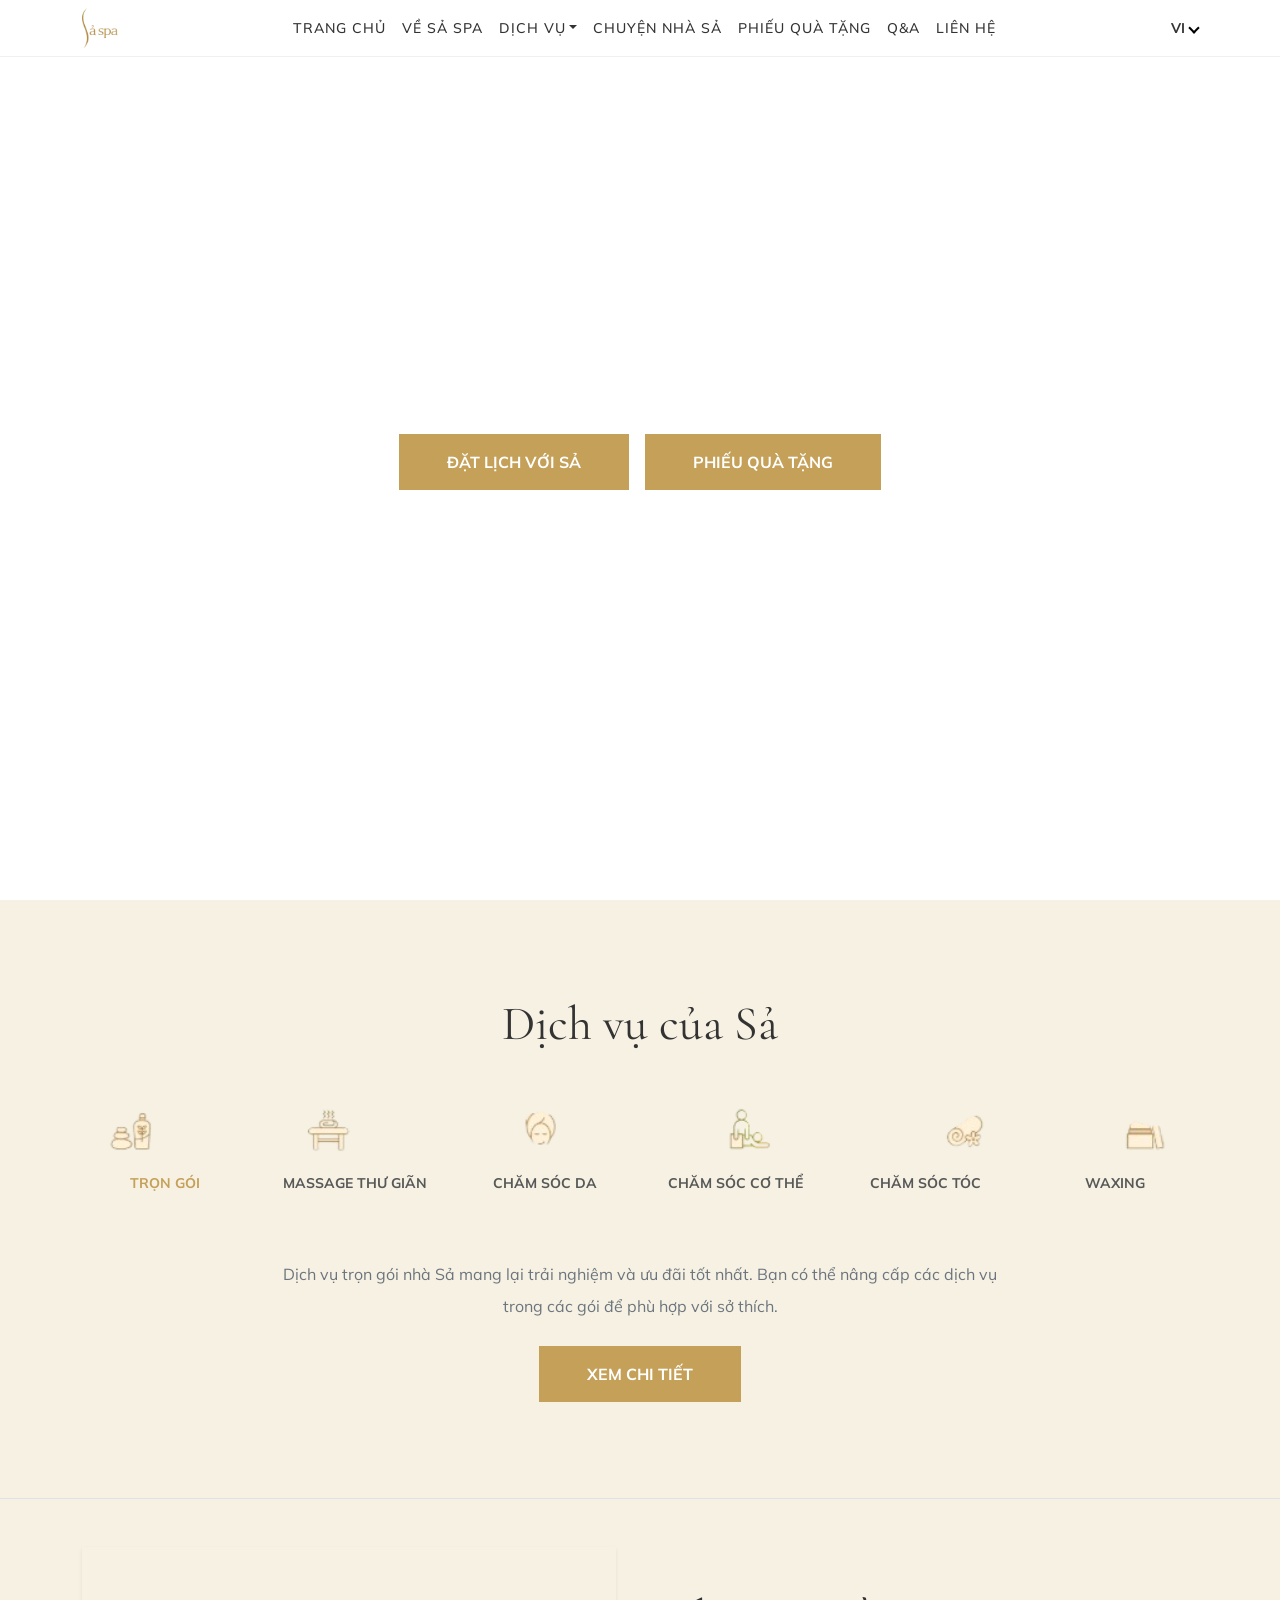
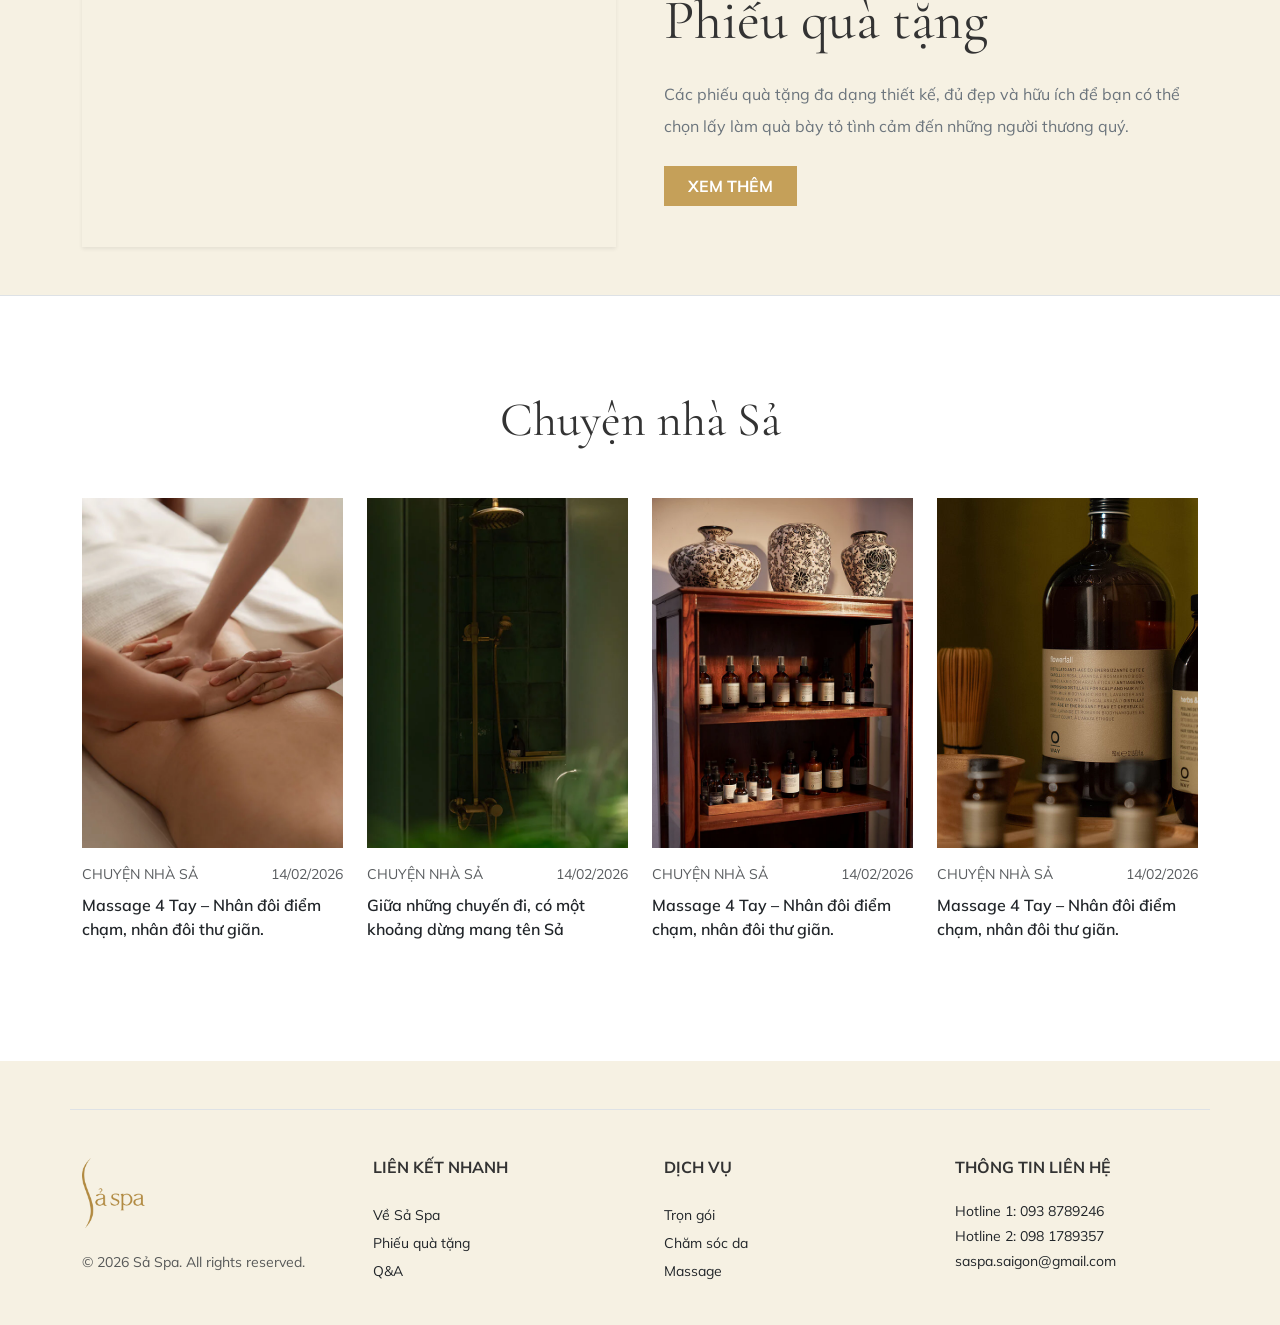
<file: index.html>
<!DOCTYPE html>
<html lang="vi">
<head>
    <meta charset="UTF-8">
    <meta name="viewport" content="width=device-width, initial-scale=1.0">
    <title>Sả Spa - Trải nghiệm thư giãn</title>
    
    <link href="https://cdn.jsdelivr.net/npm/bootstrap@5.3.0/dist/css/bootstrap.min.css" rel="stylesheet">
    <link rel="preconnect" href="https://fonts.googleapis.com">
    <link rel="preconnect" href="https://fonts.gstatic.com" crossorigin>
    <link href="https://fonts.googleapis.com/css2?family=Cormorant+Garamond:ital,wght@0,400;0,600;1,400&family=Mulish:wght@300;400;600;700&display=swap" rel="stylesheet">
    <link rel="stylesheet" href="style.css">
</head>
<body>

     <nav class="navbar navbar-expand-lg navbar-light fixed-top">
        <div class="container">
            <div class="logo">
                <img src="img/logo-spa.png.webp" alt="Sả Spa">
            </div>
            <button class="navbar-toggler border-0" type="button" data-bs-toggle="collapse" data-bs-target="#navbarNav">
                <span class="navbar-toggler-icon"></span>
            </button>
            <div class="collapse navbar-collapse" id="navbarNav">
                <ul class="navbar-nav mx-auto nav-links">
                    <li class="nav-item"><a class="nav-link" href="">TRANG CHỦ</a></li>
                    <li class="nav-item"><a class="nav-link" href="vesaspa/home1.html">VỀ SẢ SPA</a></li>
                    <li class="nav-item dropdown has-submenu">
                        <a class="nav-link dropdown-toggle" href="#" role="button" data-bs-toggle="dropdown">DỊCH VỤ</a>
                        <ul class="dropdown-menu border-0 shadow submenu">
                            <li><a class="dropdown-item" href="dichvu/kpbn/kpbn.html">KHU PHỤC HỒI BẰNG NHIỆT</a></li>
                            <li><a class="dropdown-item" href="dichvu/trongoi/home.html">TRỌN GÓI</a></li>
                            <li><a class="dropdown-item" href="dichvu/fullbody/home.html">THƯ GIÃN TOÀN THÂN</a></li>
                            <li><a class="dropdown-item" href="#">CHĂM SÓC DA</a></li>
                            <li><a class="dropdown-item" href="#">CHĂM SÓC CƠ THỂ</a></li>
                            <li><a class="dropdown-item" href="#">CHĂM SÓC TÓC & DA ĐẦU</a></li>
                            <li><a class="dropdown-item" href="#">WAXING</a></li>
                            <li><a class="dropdown-item" href="#">DỊCH VỤ KHÁC</a></li>
                        </ul>
                    </li>
                    <li class="nav-item"><a class="nav-link" href="#">CHUYỆN NHÀ SẢ</a></li>
                    <li class="nav-item"><a class="nav-link" href="dichvu/pqt/phqt.html">PHIẾU QUÀ TẶNG</a></li>
                    <li class="nav-item"><a class="nav-link" href="#">Q&A</a></li>
                    <li class="nav-item"><a class="nav-link" href="#">LIÊN HỆ</a></li>
                </ul>
                <div class="language-picker">
                    <span>VI</span>
                    <i class="arrow-down"></i>
                </div>
            </div>
        </div>
    </nav>

 <header class="hero-section position-relative d-flex align-items-center text-white overflow-hidden" style="min-height: 100vh;">
    <video autoplay muted loop playsinline class="position-absolute top-0 start-0 w-100 h-100 object-fit-cover z-n1 brightness-dark">
        <source src="video/vespa.mp4" type="video/mp4">
    </video>

    <div class="container text-center py-5" style="z-index: 1;">
        <div class="row justify-content-center mb-5">
            <div class="col-lg-10">
                <h1 class="display-3 serif-font mb-2">Đến Sả, tìm về</h1>
                <h1 class="display-3 serif-font">một nhịp nghỉ vừa vặn</h1>
            </div>
        </div>
        
        <div class="d-flex flex-column flex-sm-row justify-content-center gap-3 mb-5">
            <a href="vesaspa/datlich.html/web.html" target="_blank" class="btn btn-gold px-5 py-3 rounded-0 fw-bold">ĐẶT LỊCH VỚI SẢ</a>
            <a href="dichvu/pqt/phqt.html" class="btn btn-gold px-5 py-3 rounded-0 fw-bold">PHIẾU QUÀ TẶNG</a>
        </div>

        <div class="row text-start mt-5 g-4 justify-content-between">
            <div class="col-md-5 col-lg-4">
                <h6 class="fw-bold text-uppercase mb-3">Sả Spa & Onsen</h6>
                <p class="small mb-1">60 Sương Nguyệt Ánh, P. Bến Thành, TPHCM</p>
                <p class="small mb-1">Zalo/WhatsApp: +84 93 878 9246</p>
                <p class="small opacity-75">09:30 - 24:00 (Lần cuối 23:00)</p>
            </div>
            <div class="col-md-5 col-lg-4 text-md-end"> <h6 class="fw-bold text-uppercase mb-3">Sả Spa Garden</h6>
                <p class="small mb-1">40D Phạm Ngọc Thạch, P. Võ Thị Sáu, TPHCM</p>
                <p class="small mb-1">+84 981 789 357</p>
            </div>
        </div>
    </div> 
</header>
    <section class="py-5 bg-cream">
        <div class="container text-center py-5">
            <h2 class="serif-font display-5 mb-5">Dịch vụ của Sả</h2>
            <div class="row row-cols-2 row-cols-md-3 row-cols-lg-6 g-4 mb-5">
                <div class="col service-icon-box">
                    <img src="img/icon-package.png.png" class="mb-3" height="55" alt="Package">
                    <p class="small fw-bold text-gold">TRỌN GÓI</p>
                </div>
                <div class="col service-icon-box">
                    <img src="img/icon-massage.png.png" class="mb-3" height="55" alt="Massage">
                    <p class="small fw-bold text-muted">MASSAGE THƯ GIÃN</p>
                </div>
                <div class="col service-icon-box">
                    <img src="img/icon-skincare.png.png" class="mb-3" height="55" alt="Skincare">
                    <p class="small fw-bold text-muted">CHĂM SÓC DA</p>
                </div>
                <div class="col service-icon-box">
                    <img src="img/icon-bodycare.png.png" class="mb-3" height="55" alt="Bodycare">
                    <p class="small fw-bold text-muted">CHĂM SÓC CƠ THỂ</p>
                </div>
                <div class="col service-icon-box">
                    <img src="img/icon-haircare.png.png" class="mb-3" height="55" alt="Haircare">
                    <p class="small fw-bold text-muted">CHĂM SÓC TÓC</p>
                </div>
                <div class="col service-icon-box">
                    <img src="img/icon-waxing.png.png" class="mb-3" height="55" alt="Waxing">
                    <p class="small fw-bold text-muted">WAXING</p>
                </div>
            </div>
            <div class="row justify-content-center">
                <div class="col-lg-8">
                    <p class="text-secondary lh-lg mb-4">Dịch vụ trọn gói nhà Sả mang lại trải nghiệm và ưu đãi tốt nhất. Bạn có thể nâng cấp các dịch vụ trong các gói để phù hợp với sở thích.</p>
                    <a href="dichvu/trongoi/home.html" class="btn btn-gold px-5 py-3 rounded-0 fw-bold">XEM CHI TIẾT</a>
                </div>
            </div>
        </div>
    </section>

    <section class="py-5 bg-cream border-top border-bottom">
        <div class="container">
            <div class="row align-items-center g-5">
                <div class="col-lg-6">
                    <div class="ratio ratio-16x9 shadow-sm">
                        <video autoplay muted loop playsinline class="object-fit-cover rounded">
                            <source src="video/gift-video.mp4.mp4" type="video/mp4">
                        </video>
                    </div>
                </div>
                <div class="col-lg-6">
                    <h2 class="serif-font display-4 mb-4">Phiếu quà tặng</h2>
                    <p class="text-secondary lh-lg mb-4">Các phiếu quà tặng đa dạng thiết kế, đủ đẹp và hữu ích để bạn có thể chọn lấy làm quà bày tỏ tình cảm đến những người thương quý.</p>
                    <a href="#" class="btn btn-gold px-4 py-2 rounded-0 fw-bold">XEM THÊM</a>
                </div>
            </div>
        </div>
    </section>

    <section class="py-5 bg-white">
        <div class="container py-5">
            <h2 class="serif-font text-center display-5 mb-5">Chuyện nhà Sả</h2>
            <div class="row g-4">
                <div class="col-md-6 col-lg-3">
                    <div class="card border-0 h-100 card-hover">
                        <div class="overflow-hidden" style="height: 350px;">
                            <img src="img/home1.1.webp" class="w-100 h-100 object-fit-cover transition-img" alt="Blog">
                        </div>
                        <div class="card-body px-0 pt-3">
                            <div class="d-flex justify-content-between small text-muted mb-2">
                                <span>CHUYỆN NHÀ SẢ</span>
                                <span>14/02/2026</span>
                            </div>
                            <h5 class="card-title fw-semibold lh-base" style="font-size: 1rem;">Massage 4 Tay – Nhân đôi điểm chạm, nhân đôi thư giãn.</h5>
                        </div>
                    </div>
                </div>
                <div class="col-md-6 col-lg-3">
                    <div class="card border-0 h-100 card-hover">
                        <div class="overflow-hidden" style="height: 350px;">
                            <img src="img/home2.1.webp" class="w-100 h-100 object-fit-cover transition-img" alt="Blog">
                        </div>
                        <div class="card-body px-0 pt-3">
                            <div class="d-flex justify-content-between small text-muted mb-2">
                                <span>CHUYỆN NHÀ SẢ</span>
                                <span>14/02/2026</span>
                            </div>
                            <h5 class="card-title fw-semibold lh-base" style="font-size: 1rem;">Giữa những chuyến đi, có một khoảng dừng mang tên Sả</h5>
                        </div>
                    </div>
                </div>
                <div class="col-md-6 col-lg-3">
                    <div class="card border-0 h-100 card-hover">
                        <div class="overflow-hidden" style="height: 350px;">
                            <img src="img/anh3.jpg" class="w-100 h-100 object-fit-cover transition-img" alt="Blog">
                        </div>
                        <div class="card-body px-0 pt-3">
                            <div class="d-flex justify-content-between small text-muted mb-2">
                                <span>CHUYỆN NHÀ SẢ</span>
                                <span>14/02/2026</span>
                            </div>
                            <h5 class="card-title fw-semibold lh-base" style="font-size: 1rem;">Massage 4 Tay – Nhân đôi điểm chạm, nhân đôi thư giãn.</h5>
                        </div>
                    </div>
                </div>
                <div class="col-md-6 col-lg-3">
                    <div class="card border-0 h-100 card-hover">
                        <div class="overflow-hidden" style="height: 350px;">
                            <img src="img/anh4.jpg" class="w-100 h-100 object-fit-cover transition-img" alt="Blog">
                        </div>
                        <div class="card-body px-0 pt-3">
                            <div class="d-flex justify-content-between small text-muted mb-2">
                                <span>CHUYỆN NHÀ SẢ</span>
                                <span>14/02/2026</span>
                            </div>
                            <h5 class="card-title fw-semibold lh-base" style="font-size: 1rem;">Massage 4 Tay – Nhân đôi điểm chạm, nhân đôi thư giãn.</h5>
                        </div>
                    </div>
                </div>
            </div>
        </div>
    </section>

    <footer class="bg-cream pt-5 pb-4">
        <div class="container border-top pt-5">
            <div class="row g-5">
                <div class="col-lg-3 text-center text-lg-start">
                    <img src="img/logo-spa.png.webp" alt="Logo" height="70" class="mb-4">
                    <p class="small text-muted">© 2026 Sả Spa. All rights reserved.</p>
                </div>
                <div class="col-6 col-lg-3">
                    <h6 class="fw-bold mb-4">LIÊN KẾT NHANH</h6>
                    <ul class="list-unstyled small lh-lg">
                        <li><a href="#" class="text-decoration-none text-dark">Về Sả Spa</a></li>
                        <li><a href="#" class="text-decoration-none text-dark">Phiếu quà tặng</a></li>
                        <li><a href="#" class="text-decoration-none text-dark">Q&A</a></li>
                    </ul>
                </div>
                <div class="col-6 col-lg-3">
                    <h6 class="fw-bold mb-4">DỊCH VỤ</h6>
                    <ul class="list-unstyled small lh-lg">
                        <li><a href="#" class="text-decoration-none text-dark">Trọn gói</a></li>
                        <li><a href="#" class="text-decoration-none text-dark">Chăm sóc da</a></li>
                        <li><a href="#" class="text-decoration-none text-dark">Massage</a></li>
                    </ul>
                </div>
                <div class="col-lg-3">
                    <h6 class="fw-bold mb-4">THÔNG TIN LIÊN HỆ</h6>
                    <p class="small mb-1 text-dark">Hotline 1: 093 8789246</p>
                    <p class="small mb-1 text-dark">Hotline 2: 098 1789357</p>
                    <p class="small text-dark">saspa.saigon@gmail.com</p>
                </div>
            </div>
        </div>
    </footer>

    <script src="https://cdn.jsdelivr.net/npm/bootstrap@5.3.0/dist/js/bootstrap.bundle.min.js"></script>
</body>
</html>
</file>
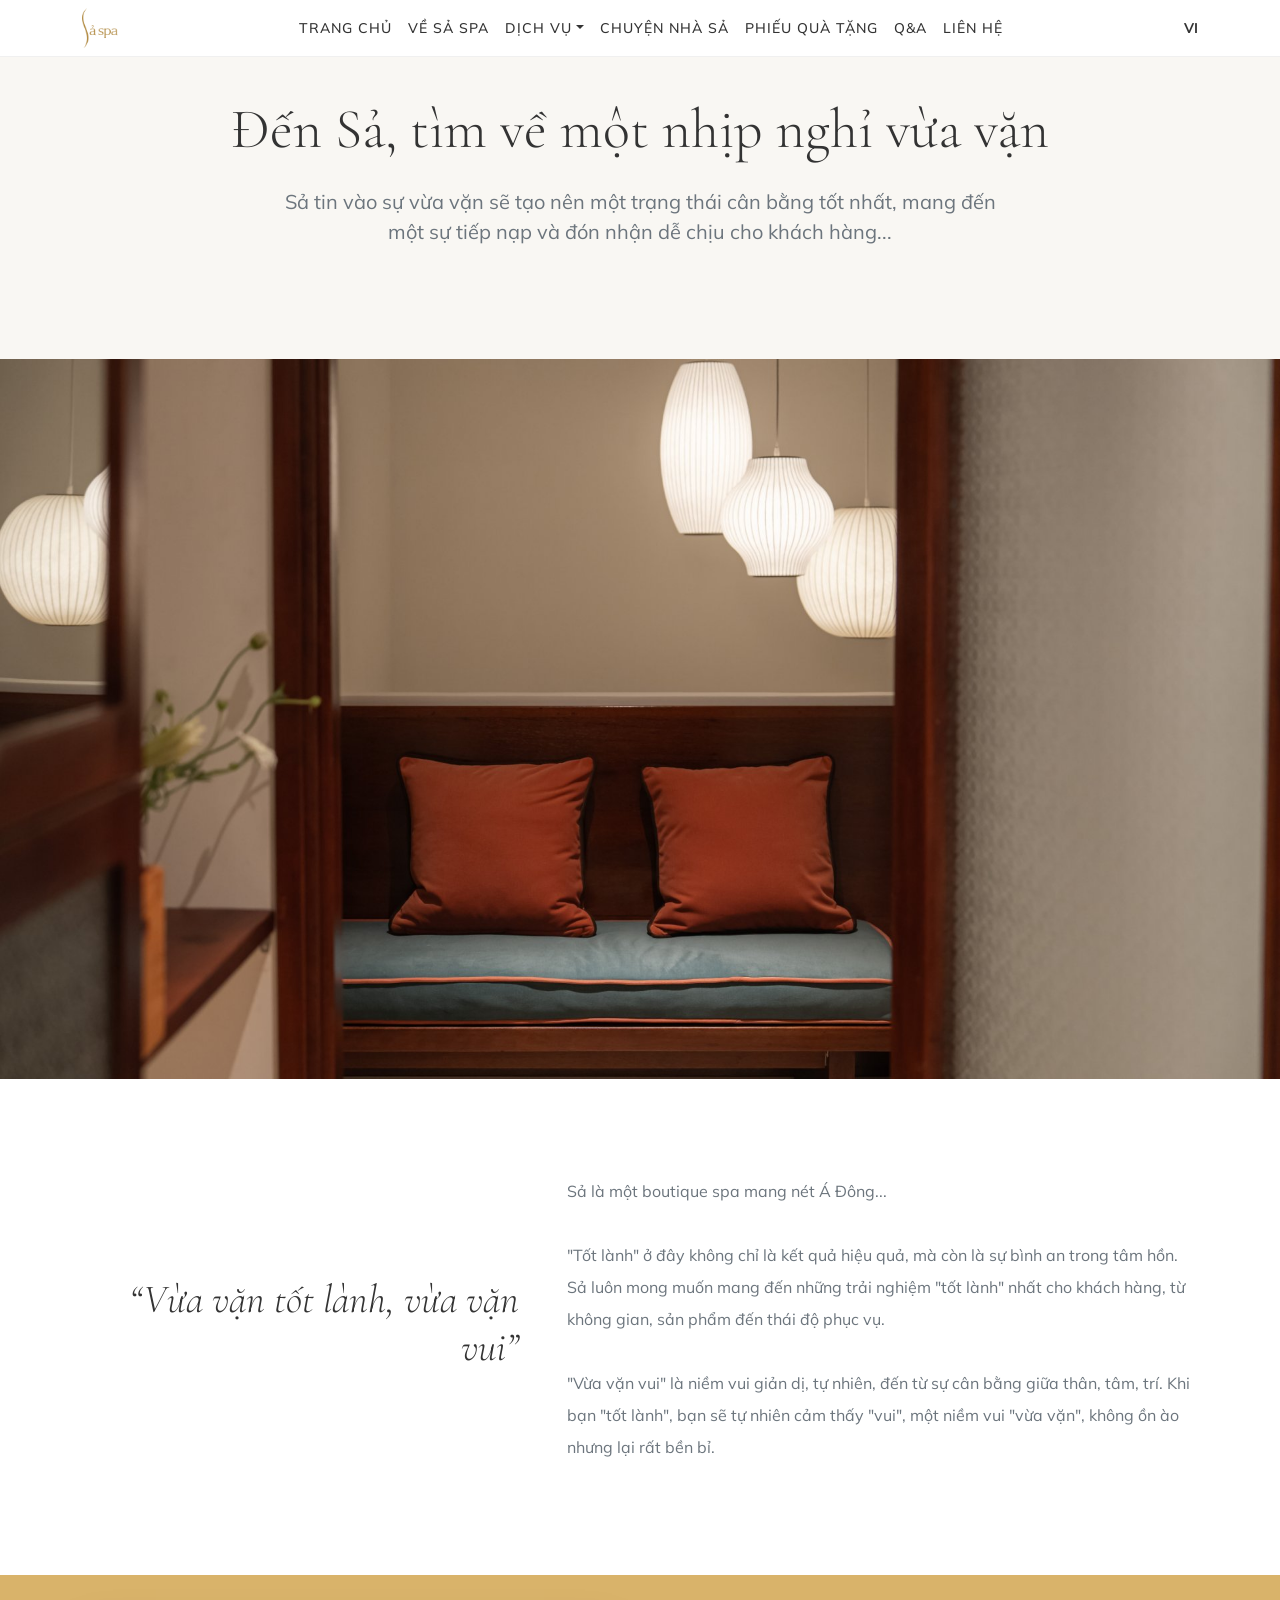
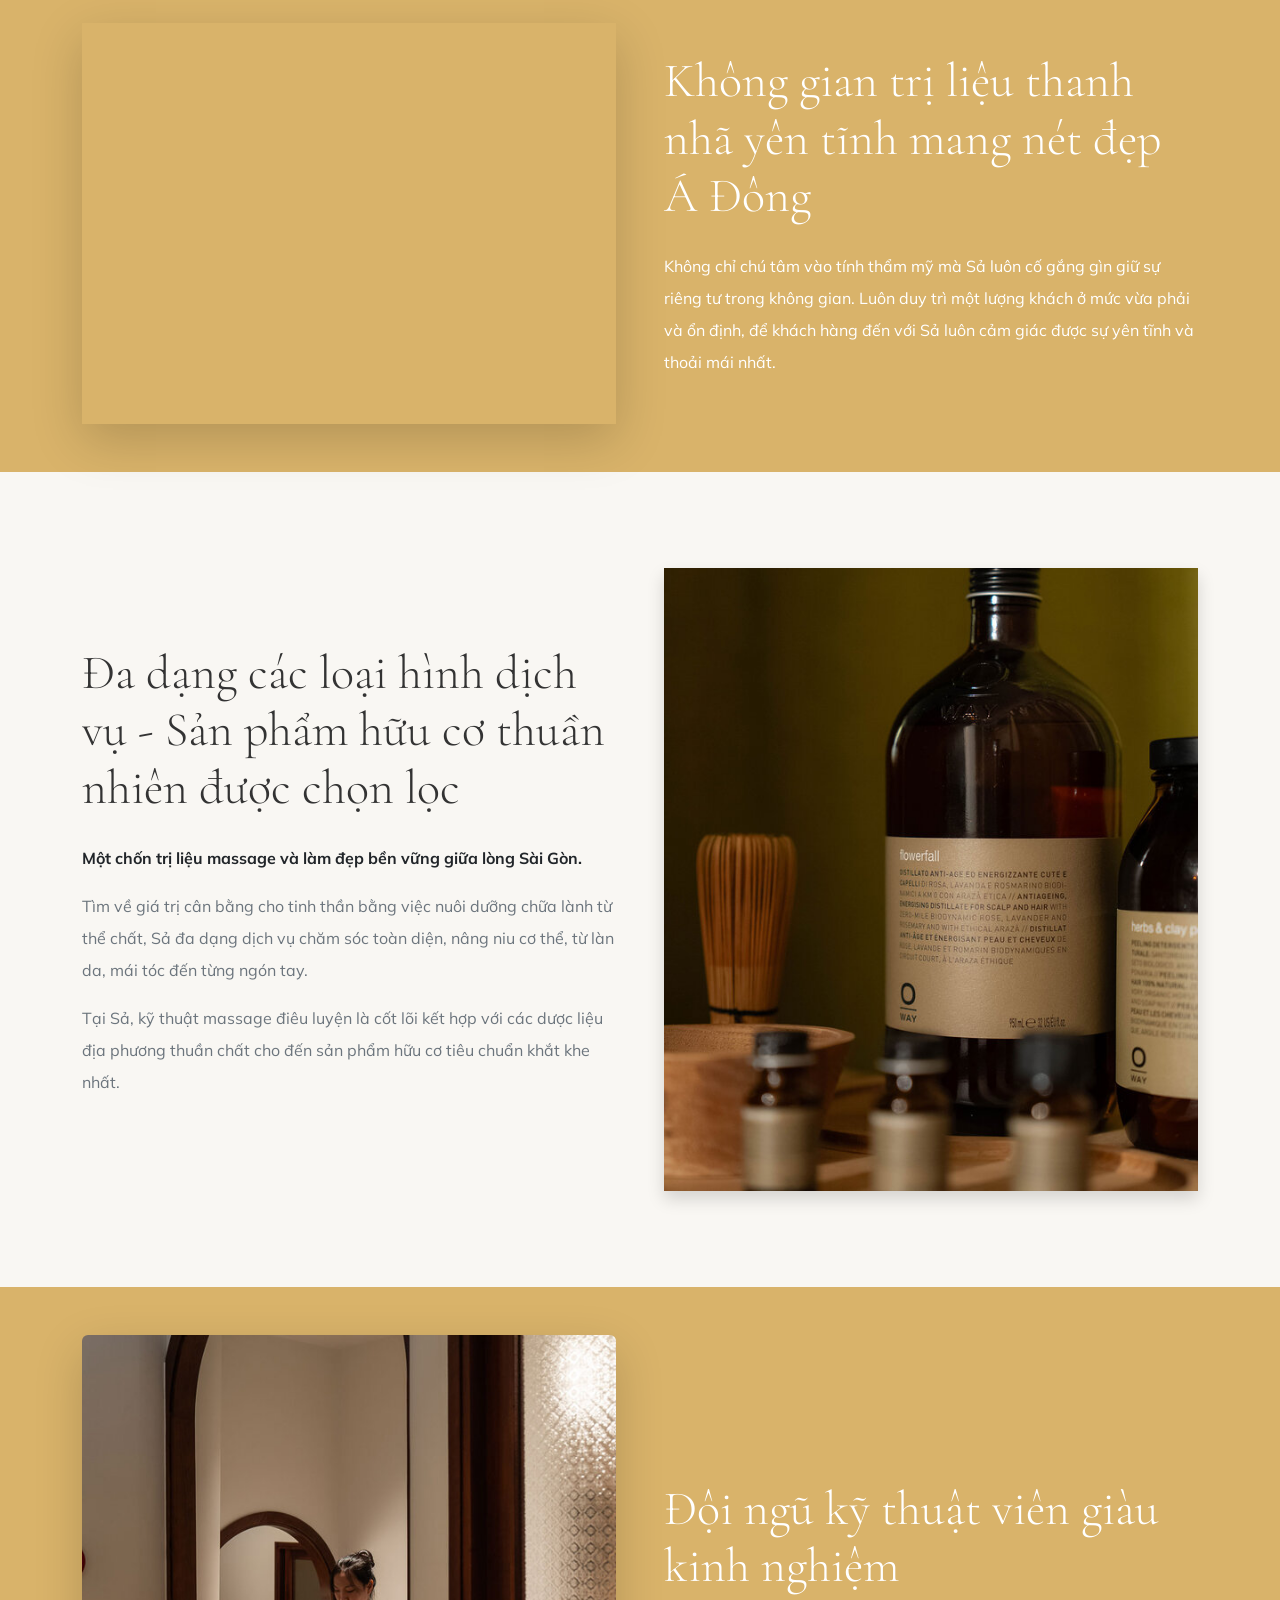
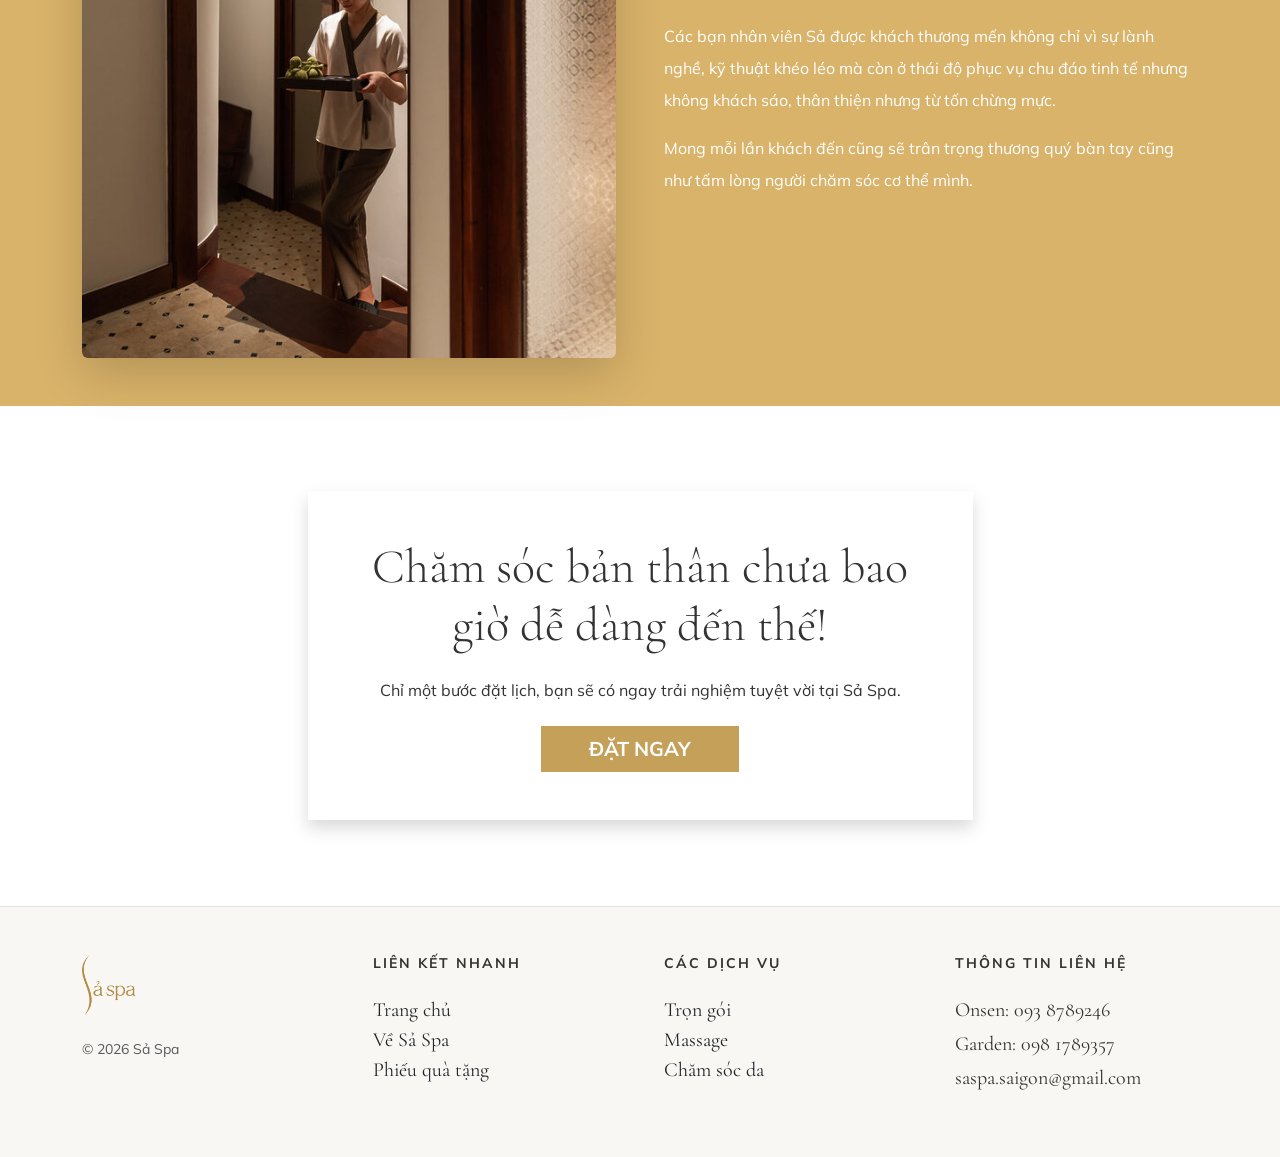
<file: vesaspa/home1.html>
<!DOCTYPE html>
<html lang="en">
<head>
    <meta charset="UTF-8">
    <meta name="viewport" content="width=device-width, initial-scale=1.0">
    <link href="https://cdn.jsdelivr.net/npm/bootstrap@5.3.0/dist/css/bootstrap.min.css" rel="stylesheet">
    <link rel="preconnect" href="https://fonts.googleapis.com">
    <link rel="preconnect" href="https://fonts.gstatic.com" crossorigin>
    <link href="https://fonts.googleapis.com/css2?family=Cormorant+Garamond:ital,wght@0,400;0,500;0,600;1,400&family=Mulish:wght@300;400;600&display=swap" rel="stylesheet">
    <link rel="stylesheet" href="style.css">
    <title>Sả Spa - Về Chúng Tôi</title>
</head>
<body>

 <nav class="navbar navbar-expand-lg navbar-light fixed-top">
        <div class="container">
            <div class="logo">
                <img src="../img/logo-spa.png.webp" alt="Sả Spa">
            </div>
            <button class="navbar-toggler border-0" type="button" data-bs-toggle="collapse" data-bs-target="#navbarNav">
                <span class="navbar-toggler-icon"></span>
            </button>
            <div class="collapse navbar-collapse" id="navbarNav">
                <ul class="navbar-nav mx-auto nav-links">
                    <li class="nav-item"><a class="nav-link" href="../index.html">TRANG CHỦ</a></li>
                    <li class="nav-item"><a class="nav-link" href="">VỀ SẢ SPA</a></li>
                    <li class="nav-item dropdown has-submenu">
                        <a class="nav-link dropdown-toggle" href="#" role="button" data-bs-toggle="dropdown">DỊCH VỤ</a>
                        <ul class="dropdown-menu border-0 shadow submenu">
                            <li><a class="dropdown-item" href="../dichvu/kpbn/kpbn.html">KHU PHỤC HỒI BẰNG NHIỆT</a></li>
                            <li><a class="dropdown-item" href="../dichvu/trongoi/home.html">TRỌN GÓI</a></li>
                            <li><a class="dropdown-item" href="../dichvu/fullbody/home.html">THƯ GIÃN TOÀN THÂN</a></li>
                            <li><a class="dropdown-item" href="#">CHĂM SÓC DA</a></li>
                            <li><a class="dropdown-item" href="#">CHĂM SÓC CƠ THỂ</a></li>
                            <li><a class="dropdown-item" href="#">CHĂM SÓC TÓC & DA ĐẦU</a></li>
                            <li><a class="dropdown-item" href="#">WAXING</a></li>
                            <li><a class="dropdown-item" href="#">DỊCH VỤ KHÁC</a></li>
                        </ul>
                    </li>
                    <li class="nav-item"><a class="nav-link" href="#">CHUYỆN NHÀ SẢ</a></li>
                    <li class="nav-item"><a class="nav-link" href="../dichvu/pqt/phqt.html">PHIẾU QUÀ TẶNG</a></li>
                    <li class="nav-item"><a class="nav-link" href="#">Q&A</a></li>
                    <li class="nav-item"><a class="nav-link" href="#">LIÊN HỆ</a></li>
                </ul>
                <div class="language-picker">
                    <span>VI</span>
                    <i class="arrow-down"></i>
                </div>
            </div>
        </div>
    </nav>

<div class="smooth-scroll-wrapper">
    <section class="intro-top py-5 text-center bg-cream">
        <div class="container py-5">
            <h1 class="main-heading display-4 serif-font mb-4">Đến Sả, tìm về một nhịp nghỉ vừa vặn</h1>
            <div class="row justify-content-center">
                <div class="col-lg-8">
                    <p class="text-secondary fs-5">Sả tin vào sự vừa vặn sẽ tạo nên một trạng thái cân bằng tốt nhất, mang đến một sự tiếp nạp và đón nhận dễ chịu cho khách hàng...</p>
                </div>
            </div>
        </div>
    </section>
    <section class="space-image">
        <div class="container-fluid p-0">
            <img src="../img/home3.jpg" alt="Không gian Sả Spa" class="img-fluid w-100">
        </div>
    </section>
    <section class="philosophy py-5">
        <div class="container py-5">
            <div class="row align-items-center g-5">
                <div class="col-md-5 text-md-end text-center">
                    <h2 class="quote-text serif-font display-6 fst-italic">“Vừa vặn tốt lành, vừa vặn vui”</h2>
                </div>
                <div class="col-md-7 border-start-md">
                    <p class="text-secondary lh-lg">Sả là một boutique spa mang nét Á Đông...<br><br>
                    "Tốt lành" ở đây không chỉ là kết quả hiệu quả, mà còn là sự bình an trong tâm hồn. Sả luôn mong muốn mang đến những trải nghiệm "tốt lành" nhất cho khách hàng, từ không gian, sản phẩm đến thái độ phục vụ.<br><br>
                    "Vừa vặn vui" là niềm vui giản dị, tự nhiên, đến từ sự cân bằng giữa thân, tâm, trí. Khi bạn "tốt lành", bạn sẽ tự nhiên cảm thấy "vui", một niềm vui "vừa vặn", không ồn ào nhưng lại rất bền bỉ.</p>
                </div>
            </div>
        </div>
    </section>
    <section class="info-section py-5 bg-gold-themed">
        <div class="container">
            <div class="row align-items-center g-5">
                <div class="col-lg-6">
                    <div class="ratio ratio-4x3 shadow-lg">
                        <video autoplay muted loop playsinline class="object-fit-cover rounded">
                            <source src="../video/vespa.mp4" type="video/mp4">
                        </video>
                    </div>
                </div>
                <div class="col-lg-6 text-white">
                    <h2 class="serif-font display-5 mb-4">Không gian trị liệu thanh nhã yên tĩnh mang nét đẹp Á Đông</h2>
                    <p class="lh-lg">Không chỉ chú tâm vào tính thẩm mỹ mà Sả luôn cố gắng gìn giữ sự riêng tư trong không gian. Luôn duy trì một lượng khách ở mức vừa phải và ổn định, để khách hàng đến với Sả luôn cảm giác được sự yên tĩnh và thoải mái nhất.</p>
                </div>
            </div>
        </div>
    </section>
    <section class="product-intro py-5 bg-cream">
        <div class="container py-5">
            <div class="row align-items-center g-5 flex-lg-row-reverse">
                <div class="col-lg-6">
                    <img src="../img/anhvespa1.jpg" alt="Sản phẩm hữu cơ tại Sả" class="img-fluid shadow">
                </div>
                <div class="col-lg-6">
                    <h2 class="serif-font display-5 mb-4">Đa dạng các loại hình dịch vụ - Sản phẩm hữu cơ thuần nhiên được chọn lọc</h2>
                    <div class="text-secondary lh-lg">
                        <p class="fw-bold text-dark">Một chốn trị liệu massage và làm đẹp bền vững giữa lòng Sài Gòn.</p>
                        <p>Tìm về giá trị cân bằng cho tinh thần bằng việc nuôi dưỡng chữa lành từ thể chất, Sả đa dạng dịch vụ chăm sóc toàn diện, nâng niu cơ thể, từ làn da, mái tóc đến từng ngón tay.</p>
                        <p>Tại Sả, kỹ thuật massage điêu luyện là cốt lõi kết hợp với các dược liệu địa phương thuần chất cho đến sản phẩm hữu cơ tiêu chuẩn khắt khe nhất.</p>
                    </div>
                </div>
            </div>
        </div>
    </section>
    <section class="staff-section py-5 bg-gold-themed">
        <div class="container">
            <div class="row align-items-center g-5">
                <div class="col-lg-6">
                    <img src="../img/anhvespa2.jpg" alt="Đội ngũ kỹ thuật viên Sả Spa" class="img-fluid shadow-lg rounded">
                </div>
                <div class="col-lg-6 text-white">
                    <h2 class="serif-font display-5 mb-4 text-white">Đội ngũ kỹ thuật viên giàu kinh nghiệm</h2>
                    <p class="lh-lg">Các bạn nhân viên Sả được khách thương mến không chỉ vì sự lành nghề, kỹ thuật khéo léo mà còn ở thái độ phục vụ chu đáo tinh tế nhưng không khách sáo, thân thiện nhưng từ tốn chừng mực.</p>
                    <p class="lh-lg">Mong mỗi lần khách đến cũng sẽ trân trọng thương quý bàn tay cũng như tấm lòng người chăm sóc cơ thể mình.</p>
                </div>
            </div>
        </div>
    </section>
    <section class="cta-section py-5 position-relative text-center d-flex align-items-center" style="background: url('../img/bck2.jpg') center/cover no-repeat fixed; min-height: 500px;">
        <div class="container position-relative z-1">
            <div class="row justify-content-center">
                <div class="col-md-7 bg-white-transparent p-5 shadow">
                    <h2 class="serif-font display-5 mb-4">Chăm sóc bản thân chưa bao giờ dễ dàng đến thế!</h2>
                    <p class="mb-4">Chỉ một bước đặt lịch, bạn sẽ có ngay trải nghiệm tuyệt vời tại Sả Spa.</p>
                    <a href="../vesaspa/datlich.html/web.html" target="_blank" class="btn btn-gold btn-lg rounded-0 px-5 fw-bold">ĐẶT NGAY</a>
                </div>
            </div>
        </div>
    </section>
    <footer class="main-footer py-5 bg-cream">
        <div class="container">
            <div class="row g-5">
                <div class="col-lg-3 text-center text-lg-start">
                    <img src="../img/logo-spa.png.webp" alt="Sả Spa Logo" class="mb-4" height="60">
                    <p class="small text-muted">© 2026 Sả Spa</p>
                </div>
                <div class="col-6 col-lg-3">
                    <h6 class="fw-bold mb-4 small letter-spacing-2">LIÊN KẾT NHANH</h6>
                    <ul class="list-unstyled">
                        <li><a href="#" class="text-decoration-none text-dark serif-font fs-5">Trang chủ</a></li>
                        <li><a href="#" class="text-decoration-none text-dark serif-font fs-5">Về Sả Spa</a></li>
                        <li><a href="#" class="text-decoration-none text-dark serif-font fs-5">Phiếu quà tặng</a></li>
                    </ul>
                </div>
                <div class="col-6 col-lg-3">
                    <h6 class="fw-bold mb-4 small letter-spacing-2">CÁC DỊCH VỤ</h6>
                    <ul class="list-unstyled">
                        <li><a href="#" class="text-decoration-none text-dark serif-font fs-5">Trọn gói</a></li>
                        <li><a href="#" class="text-decoration-none text-dark serif-font fs-5">Massage</a></li>
                        <li><a href="#" class="text-decoration-none text-dark serif-font fs-5">Chăm sóc da</a></li>
                    </ul>
                </div>
                <div class="col-lg-3">
                    <h6 class="fw-bold mb-4 small letter-spacing-2">THÔNG TIN LIÊN HỆ</h6>
                    <p class="serif-font fs-5 mb-1">Onsen: 093 8789246</p>
                    <p class="serif-font fs-5 mb-1">Garden: 098 1789357</p>
                    <p class="serif-font fs-5">saspa.saigon@gmail.com</p>
                </div>
            </div>
        </div>
    </footer>
</div>
<script src="https://cdn.jsdelivr.net/npm/bootstrap@5.3.0/dist/js/bootstrap.bundle.min.js"></script>
</body>
</html>
</file>
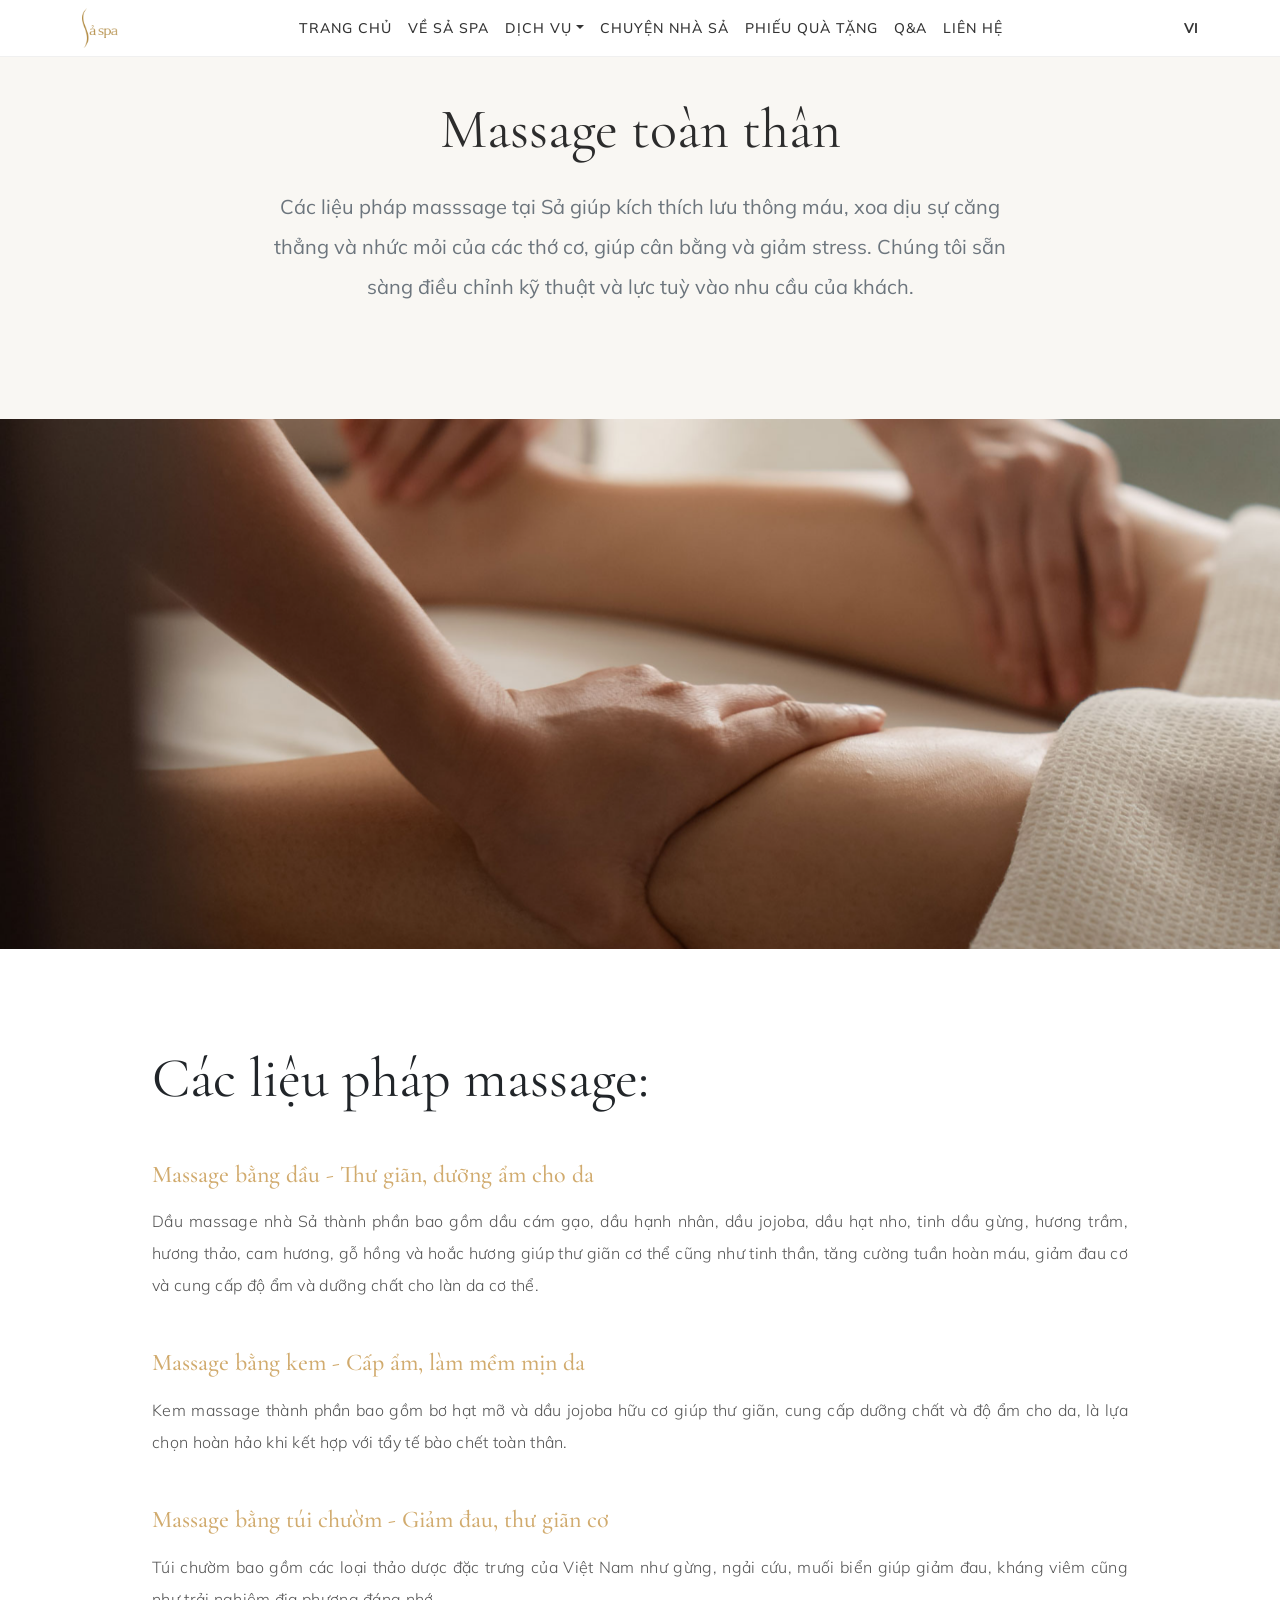
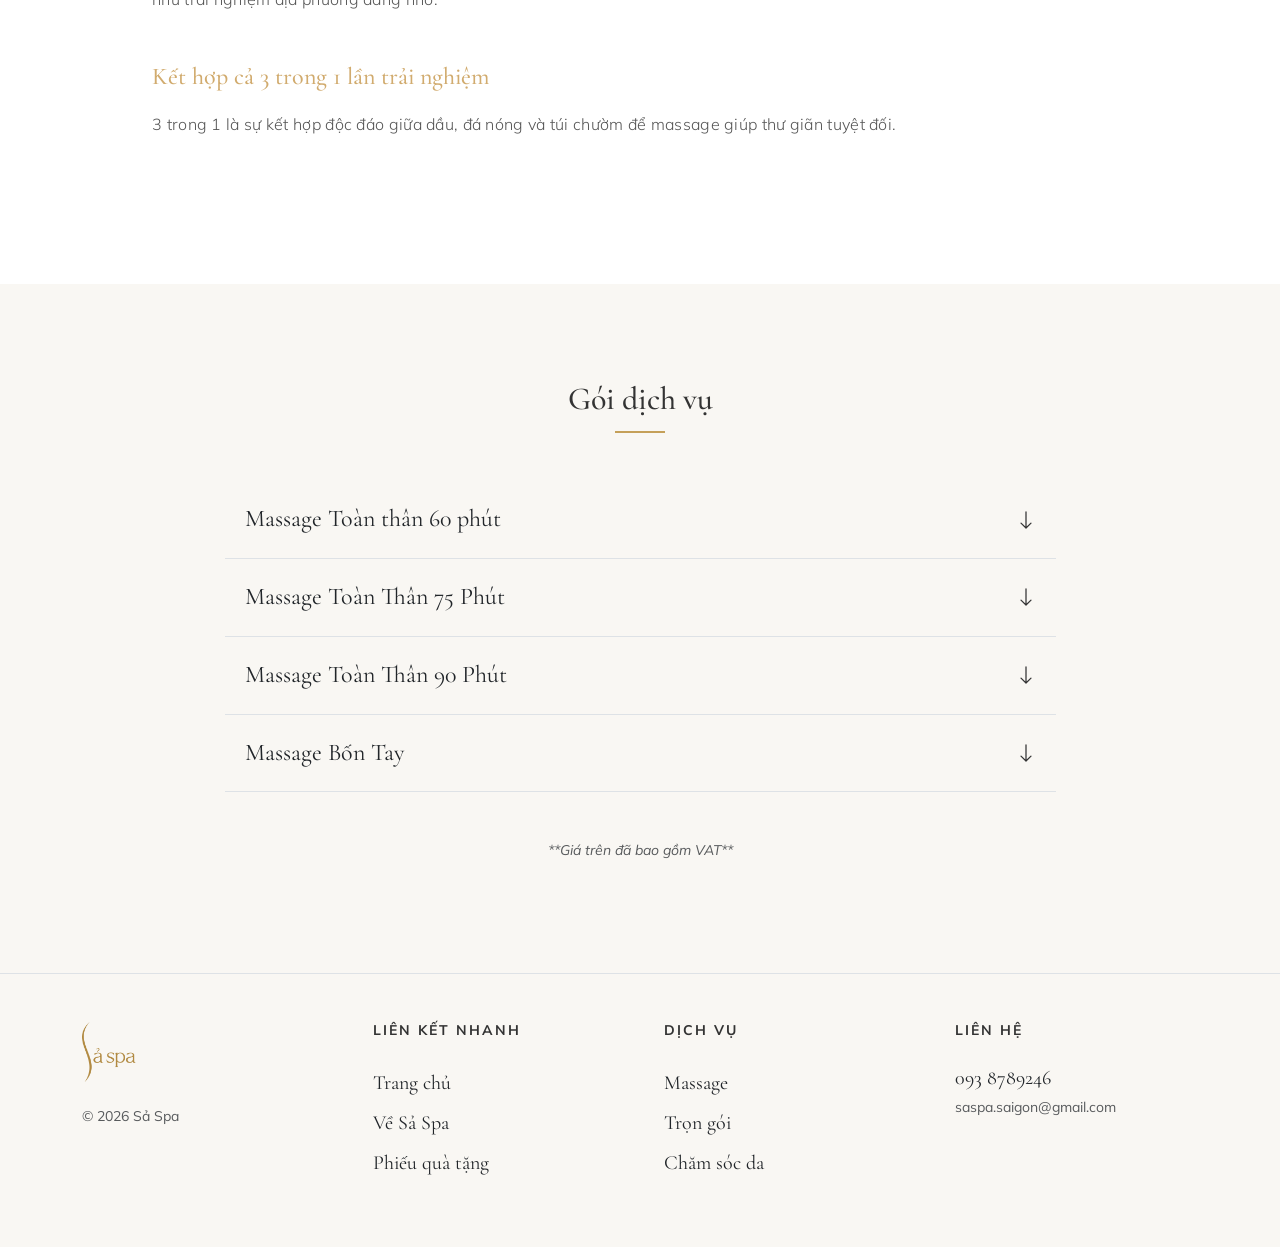
<file: dichvu/fullbody/home.html>
<!DOCTYPE html>
<html lang="vi">
<head>
    <meta charset="UTF-8">
    <meta name="viewport" content="width=device-width, initial-scale=1.0">
    <title>Sả Spa - Thư giãn toàn thân</title>
    
    <link href="https://cdn.jsdelivr.net/npm/bootstrap@5.3.0/dist/css/bootstrap.min.css" rel="stylesheet">
    <link rel="preconnect" href="https://fonts.googleapis.com">
    <link rel="preconnect" href="https://fonts.gstatic.com" crossorigin>
    <link href="https://fonts.googleapis.com/css2?family=Cormorant+Garamond:ital,wght@0,400;0,500;0,600;1,400&family=Mulish:wght@300;400;600&display=swap" rel="stylesheet">
    <link rel="stylesheet" href="style.css">
</head>
<body>

    <nav class="navbar navbar-expand-lg navbar-light fixed-top">
        <div class="container">
            <div class="logo">
                <img src="../../img/logo-spa.png.webp" alt="Sả Spa">
            </div>
            <button class="navbar-toggler border-0" type="button" data-bs-toggle="collapse" data-bs-target="#navbarNav">
                <span class="navbar-toggler-icon"></span>
            </button>
            <div class="collapse navbar-collapse" id="navbarNav">
                <ul class="navbar-nav mx-auto nav-links">
                    <li class="nav-item"><a class="nav-link" href="../../index.html">TRANG CHỦ</a></li>
                    <li class="nav-item"><a class="nav-link" href="../../vesaspa/home1.html">VỀ SẢ SPA</a></li>
                    <li class="nav-item dropdown has-submenu">
                        <a class="nav-link dropdown-toggle" href="#" role="button" data-bs-toggle="dropdown">DỊCH VỤ</a>
                        <ul class="dropdown-menu border-0 shadow submenu">
                            <li><a class="dropdown-item" href="">KHU PHỤC HỒI BẰNG NHIỆT</a></li>
                            <li><a class="dropdown-item" href="../trongoi/home.html">TRỌN GÓI</a></li>
                            <li><a class="dropdown-item" href="../../dichvu/fullbody/home.html">THƯ GIÃN TOÀN THÂN</a></li>
                            <li><a class="dropdown-item" href="#">CHĂM SÓC DA</a></li>
                            <li><a class="dropdown-item" href="#">CHĂM SÓC CƠ THỂ</a></li>
                            <li><a class="dropdown-item" href="#">CHĂM SÓC TÓC & DA ĐẦU</a></li>
                            <li><a class="dropdown-item" href="#">WAXING</a></li>
                            <li><a class="dropdown-item" href="#">DỊCH VỤ KHÁC</a></li>
                        </ul>
                    </li>
                    <li class="nav-item"><a class="nav-link" href="#">CHUYỆN NHÀ SẢ</a></li>
                    <li class="nav-item"><a class="nav-link" href="../voucher/home.html">PHIẾU QUÀ TẶNG</a></li>
                    <li class="nav-item"><a class="nav-link" href="#">Q&A</a></li>
                    <li class="nav-item"><a class="nav-link" href="#">LIÊN HỆ</a></li>
                </ul>
                <div class="language-picker">
                    <span>VI</span>
                    <i class="arrow-down"></i>
                </div>
            </div>
        </div>
    </nav>

    <main class="smooth-scroll-wrapper">
        <section class="intro-top py-5 text-center bg-cream">
            <div class="container py-5">
                <h1 class="main-heading serif-font display-4 mb-4">Massage toàn thân</h1>
                <div class="row justify-content-center">
                    <div class="col-lg-8">
                        <p class="text-secondary fs-5 lh-lg">Các liệu pháp masssage tại Sả giúp kích thích lưu thông máu, xoa dịu sự căng thẳng và nhức mỏi của các thớ cơ, giúp cân bằng và giảm stress. Chúng tôi sẵn sàng điều chỉnh kỹ thuật và lực tuỳ vào nhu cầu của khách.</p>
                    </div>
                </div>
            </div>
        </section>

        <section class="space-image">
            <div class="container-fluid p-0">
                <img src="../../img/anhfull.png" alt="Không gian Sả Spa" class="img-fluid w-100">
            </div>
        </section>

<section class="massage-methods py-5 bg-white">
    <div class="container py-5" style="max-width: 1000px;">
        <h2 class="serif-font display-4 mb-5 text-dark">Các liệu pháp massage:</h2>

        <div class="method-item mb-5">
            <h4 class="text-gold serif-font fs-4 mb-3">Massage bằng dầu - Thư giãn, dưỡng ẩm cho da</h4>
            <p class="text-secondary lh-lg fs-6 text-justify">
                Dầu massage nhà Sả thành phần bao gồm dầu cám gạo, dầu hạnh nhân, dầu jojoba, dầu hạt nho, tinh dầu gừng, hương trầm, hương thảo, cam hương, gỗ hồng và hoắc hương giúp thư giãn cơ thể cũng như tinh thần, tăng cường tuần hoàn máu, giảm đau cơ và cung cấp độ ẩm và dưỡng chất cho làn da cơ thể.
            </p>
        </div>

        <div class="method-item mb-5">
            <h4 class="text-gold serif-font fs-4 mb-3">Massage bằng kem - Cấp ẩm, làm mềm mịn da</h4>
            <p class="text-secondary lh-lg fs-6 text-justify">
                Kem massage thành phần bao gồm bơ hạt mỡ và dầu jojoba hữu cơ giúp thư giãn, cung cấp dưỡng chất và độ ẩm cho da, là lựa chọn hoàn hảo khi kết hợp với tẩy tế bào chết toàn thân.
            </p>
        </div>

        <div class="method-item mb-5">
            <h4 class="text-gold serif-font fs-4 mb-3">Massage bằng túi chườm - Giảm đau, thư giãn cơ</h4>
            <p class="text-secondary lh-lg fs-6 text-justify">
                Túi chườm bao gồm các loại thảo dược đặc trưng của Việt Nam như gừng, ngải cứu, muối biển giúp giảm đau, kháng viêm cũng như trải nghiệm địa phương đáng nhớ.
            </p>
        </div>

        <div class="method-item mb-5">
            <h4 class="text-gold serif-font fs-4 mb-3">Kết hợp cả 3 trong 1 lần trải nghiệm</h4>
            <p class="text-secondary lh-lg fs-6 text-justify">
                3 trong 1 là sự kết hợp độc đáo giữa dầu, đá nóng và túi chườm để massage giúp thư giãn tuyệt đối.
            </p>
        </div>
    </div>
</section>

        <section class="service-packages py-5 bg-cream">
            <div class="container py-5">
                <div class="row justify-content-center">
                    <div class="col-lg-9">
                        <h2 class="serif-font text-center mb-5 section-title-line">Gói dịch vụ</h2>
                        
                        <div class="accordion accordion-flush" id="accordionMassage">
                            <div class="accordion-item bg-transparent border-bottom">
                                <h2 class="accordion-header">
                                    <button class="accordion-button collapsed py-4 serif-font fs-4 bg-transparent shadow-none" type="button" data-bs-toggle="collapse" data-bs-target="#collapse60">
                                        Massage Toàn thân 60 phút
                                    </button>
                                </h2>
                                <div id="collapse60" class="accordion-collapse collapse" data-bs-parent="#accordionMassage">
                                    <div class="accordion-body text-secondary lh-lg">
                                        <p><b>Tinh dầu:</b> 620.000đ</p>
                                        <p><b>Kem massage hữu cơ:</b> 720.000đ</p>
                                    </div>
                                </div>
                            </div>

                            <div class="accordion-item bg-transparent border-bottom">
                                <h2 class="accordion-header">
                                    <button class="accordion-button collapsed py-4 serif-font fs-4 bg-transparent shadow-none" type="button" data-bs-toggle="collapse" data-bs-target="#collapse75">
                                        Massage Toàn Thân 75 Phút
                                    </button>
                                </h2>
                                <div id="collapse75" class="accordion-collapse collapse" data-bs-parent="#accordionMassage">
                                    <div class="accordion-body text-secondary lh-lg">
                                        <p><b>Tinh dầu:</b> 690.000đ</p>
                                        <p><b>Kem massage hữu cơ:</b> 790.000đ</p>
                                        <p><b>Đá nóng:</b> 720.000đ</p>
                                        <p><b>Túi chườm thảo dược:</b> 820.000đ</p>
                                    </div>
                                </div>
                            </div>

                            <div class="accordion-item bg-transparent border-bottom">
                                <h2 class="accordion-header">
                                    <button class="accordion-button collapsed py-4 serif-font fs-4 bg-transparent shadow-none" type="button" data-bs-toggle="collapse" data-bs-target="#collapse90">
                                        Massage Toàn Thân 90 Phút
                                    </button>
                                </h2>
                                <div id="collapse90" class="accordion-collapse collapse" data-bs-parent="#accordionMassage">
                                    <div class="accordion-body text-secondary lh-lg">
                                        <p><b>Tinh dầu:</b> 790.000đ</p>
                                        <p><b>Kem massage hữu cơ:</b> 890.000đ</p>
                                        <p><b>Đá nóng:</b> 820.000đ</p>
                                        <p><b>Túi chườm thảo dược:</b> 920.000đ</p>
                                    </div>
                                </div>
                            </div>

                            <div class="accordion-item bg-transparent border-bottom">
                                <h2 class="accordion-header">
                                    <button class="accordion-button collapsed py-4 serif-font fs-4 bg-transparent shadow-none" type="button" data-bs-toggle="collapse" data-bs-target="#collapse4h">
                                        Massage Bốn Tay
                                    </button>
                                </h2>
                                <div id="collapse4h" class="accordion-collapse collapse" data-bs-parent="#accordionMassage">
                                    <div class="accordion-body text-secondary lh-lg">
                                        <p>Liệu trình thực hiện bởi hai kỹ thuật viên nhịp nhàng, giải phóng căng cơ sâu, thúc đẩy tuần hoàn máu.</p>
                                        <p><b>60 phút:</b> 1.150.000 đồng</p>
                                        <p><b>75 phút:</b> 1.250.000 đồng</p>
                                        <p><b>90 phút:</b> 1.350.000 đồng</p>
                                    </div>
                                </div>
                            </div>
                        </div>
                        <p class="text-center mt-5 text-muted fst-italic small">**Giá trên đã bao gồm VAT**</p>
                    </div>
                </div>
            </div>
        </section>
    </main>

    <footer class="main-footer py-5 bg-cream border-top">
        <div class="container">
            <div class="row g-5">
                <div class="col-lg-3 text-center text-lg-start">
                    <img src="../../img/logo-spa.png.webp" alt="Sả Spa Logo" class="mb-4" height="60">
                    <p class="small text-muted">© 2026 Sả Spa</p>
                </div>
                <div class="col-6 col-lg-3">
                    <h6 class="fw-bold mb-4 small letter-spacing-2">LIÊN KẾT NHANH</h6>
                    <ul class="list-unstyled lh-lg">
                        <li><a href="#" class="text-decoration-none text-dark serif-font fs-5">Trang chủ</a></li>
                        <li><a href="#" class="text-decoration-none text-dark serif-font fs-5">Về Sả Spa</a></li>
                        <li><a href="#" class="text-decoration-none text-dark serif-font fs-5">Phiếu quà tặng</a></li>
                    </ul>
                </div>
                <div class="col-6 col-lg-3">
                    <h6 class="fw-bold mb-4 small letter-spacing-2">DỊCH VỤ</h6>
                    <ul class="list-unstyled lh-lg">
                        <li><a href="#" class="text-decoration-none text-dark serif-font fs-5">Massage</a></li>
                        <li><a href="#" class="text-decoration-none text-dark serif-font fs-5">Trọn gói</a></li>
                        <li><a href="#" class="text-decoration-none text-dark serif-font fs-5">Chăm sóc da</a></li>
                    </ul>
                </div>
                <div class="col-lg-3">
                    <h6 class="fw-bold mb-4 small letter-spacing-2">LIÊN HỆ</h6>
                    <p class="serif-font fs-5 mb-1 text-dark">093 8789246</p>
                    <p class="small text-muted">saspa.saigon@gmail.com</p>
                </div>
            </div>
        </div>
    </footer>

    <script src="https://cdn.jsdelivr.net/npm/bootstrap@5.3.0/dist/js/bootstrap.bundle.min.js"></script>
</body>
</html>
</file>
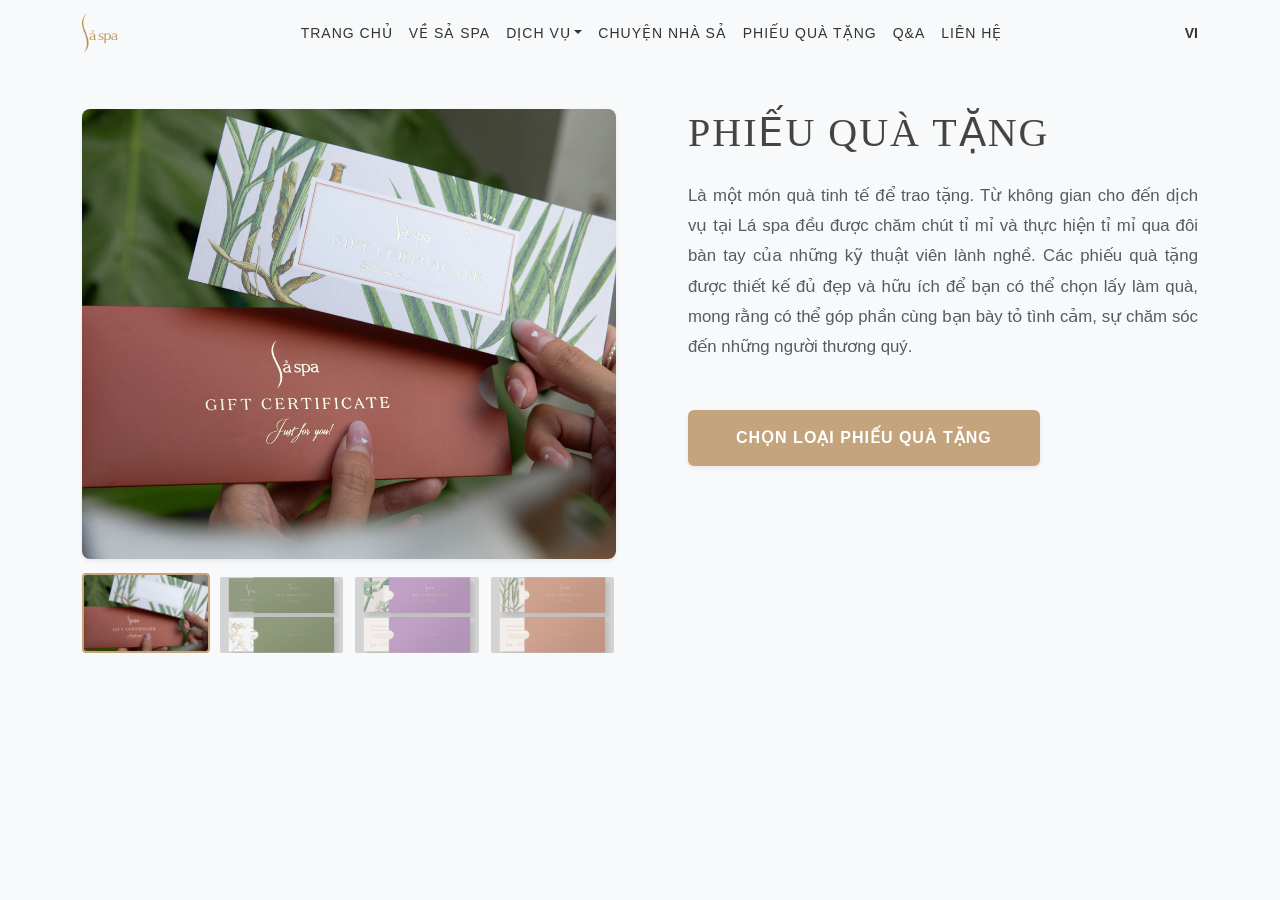
<file: dichvu/pqt/phqt.html>
<!DOCTYPE html>
<html lang="vi">
<head>
    <meta charset="UTF-8">
    <meta name="viewport" content="width=device-width, initial-scale=1.0">
    <title>Lá Spa - Gift Certificate Gallery</title>
    <link href="https://cdn.jsdelivr.net/npm/bootstrap@5.3.0/dist/css/bootstrap.min.css" rel="stylesheet">
    <link rel="stylesheet" href="mode.css">
   
</head>
<body>
    
 <nav class="navbar navbar-expand-lg navbar-light sticky-top">
        <div class="container">
            <div class="logo">
                <img src="../../img/logo-spa.png.webp" alt="Sả Spa">
            </div>
            <button class="navbar-toggler border-0" type="button" data-bs-toggle="collapse" data-bs-target="#navbarNav">
                <span class="navbar-toggler-icon"></span>
            </button>
            <div class="collapse navbar-collapse" id="navbarNav">
                <ul class="navbar-nav mx-auto nav-links">
                    <li class="nav-item"><a class="nav-link" href="../../index.html">TRANG CHỦ</a></li>
                    <li class="nav-item"><a class="nav-link" href="../../vesaspa/home1.html">VỀ SẢ SPA</a></li>
                    <li class="nav-item dropdown has-submenu">
                        <a class="nav-link dropdown-toggle" href="#" role="button" data-bs-toggle="dropdown">DỊCH VỤ</a>
                        <ul class="dropdown-menu border-0 shadow submenu">
                            <li><a class="dropdown-item" href="../kpbn/kpbn.html">KHU PHỤC HỒI BẰNG NHIỆT</a></li>
                            <li><a class="dropdown-item" href="../trongoi/home.html">TRỌN GÓI</a></li>
                            <li><a class="dropdown-item" href="../../dichvu/fullbody/home.html">THƯ GIÃN TOÀN THÂN</a></li>
                            <li><a class="dropdown-item" href="#">CHĂM SÓC DA</a></li>
                            <li><a class="dropdown-item" href="#">CHĂM SÓC CƠ THỂ</a></li>
                            <li><a class="dropdown-item" href="#">CHĂM SÓC TÓC & DA ĐẦU</a></li>
                            <li><a class="dropdown-item" href="#">WAXING</a></li>
                            <li><a class="dropdown-item" href="#">DỊCH VỤ KHÁC</a></li>
                        </ul>
                    </li>
                    <li class="nav-item"><a class="nav-link" href="#">CHUYỆN NHÀ SẢ</a></li>
                    <li class="nav-item"><a class="nav-link" href="../voucher/home.html">PHIẾU QUÀ TẶNG</a></li>
                    <li class="nav-item"><a class="nav-link" href="#">Q&A</a></li>
                    <li class="nav-item"><a class="nav-link" href="#">LIÊN HỆ</a></li>
                </ul>
                <div class="language-picker">
                    <span>VI</span>
                    <i class="arrow-down"></i>
                </div>
            </div>
        </div>
    </nav>

<div class="container py-5">

    <div class="row g-5">

        <div class="col-lg-6">

            <div class="main-img-container shadow-sm mb-3">

                <img id="mainImage" src="../../img/vc1.jpg" alt="Spa Gift">

            </div>

           

            <div class="row g-2">

                <div class="col-3">

                    <img class="thumb-item active" src="../../img/vc1.jpg" onclick="updateGallery(this)">

                </div>

                <div class="col-3">

                    <img class="thumb-item" src="../../img/vc2.jpg" onclick="updateGallery(this)">

                </div>

                <div class="col-3">

                    <img class="thumb-item" src="../../img/vc3.jpg" onclick="updateGallery(this)">

                </div>

                <div class="col-3">

                    <img class="thumb-item" src="../../img/vc4.jpg" onclick="updateGallery(this)">

                </div>

            </div>

        </div>

        <div class="col-lg-6 ps-lg-5"> <h2 class="serif-font fw-light mb-4" style="color: #444; font-size: 2.5rem; letter-spacing: 2px;">PHIẾU QUÀ TẶNG</h2>
            <p class="text-muted mb-5" style="line-height: 1.8; font-size: 1.05rem; text-align: justify;">
                Là một món quà tinh tế để trao tặng. Từ không gian cho đến dịch vụ tại Lá spa đều được chăm chút tỉ mỉ và thực hiện tỉ mỉ qua đôi bàn tay của những kỹ thuật viên lành nghề. Các phiếu quà tặng được thiết kế đủ đẹp và hữu ích để bạn có thể chọn lấy làm quà, mong rằng có thể góp phần cùng bạn bày tỏ tình cảm, sự chăm sóc đến những người thương quý.
            </p>
            <button class="btn btn-spa px-5 py-3 text-uppercase shadow-sm">
                Chọn loại phiếu quà tặng
            </button>
        </div>
    </div>
</div>

<script src="https://cdn.jsdelivr.net/npm/bootstrap@5.3.0/dist/js/bootstrap.bundle.min.js"></script>

<script>
    function updateGallery(element) {
        // 1. Thay đổi ảnh lớn với hiệu ứng mờ dần (fade)
        const mainImg = document.getElementById('mainImage');
        mainImg.style.opacity = '0';
        
        setTimeout(() => {
            mainImg.src = element.src;
            mainImg.style.opacity = '1';
        }, 200);

        // 2. Xử lý trạng thái Active cho ảnh nhỏ
        const thumbs = document.querySelectorAll('.thumb-item');
        thumbs.forEach(t => t.classList.remove('active'));
        element.classList.add('active');
    }
</script>

</body>
</html>
</file>
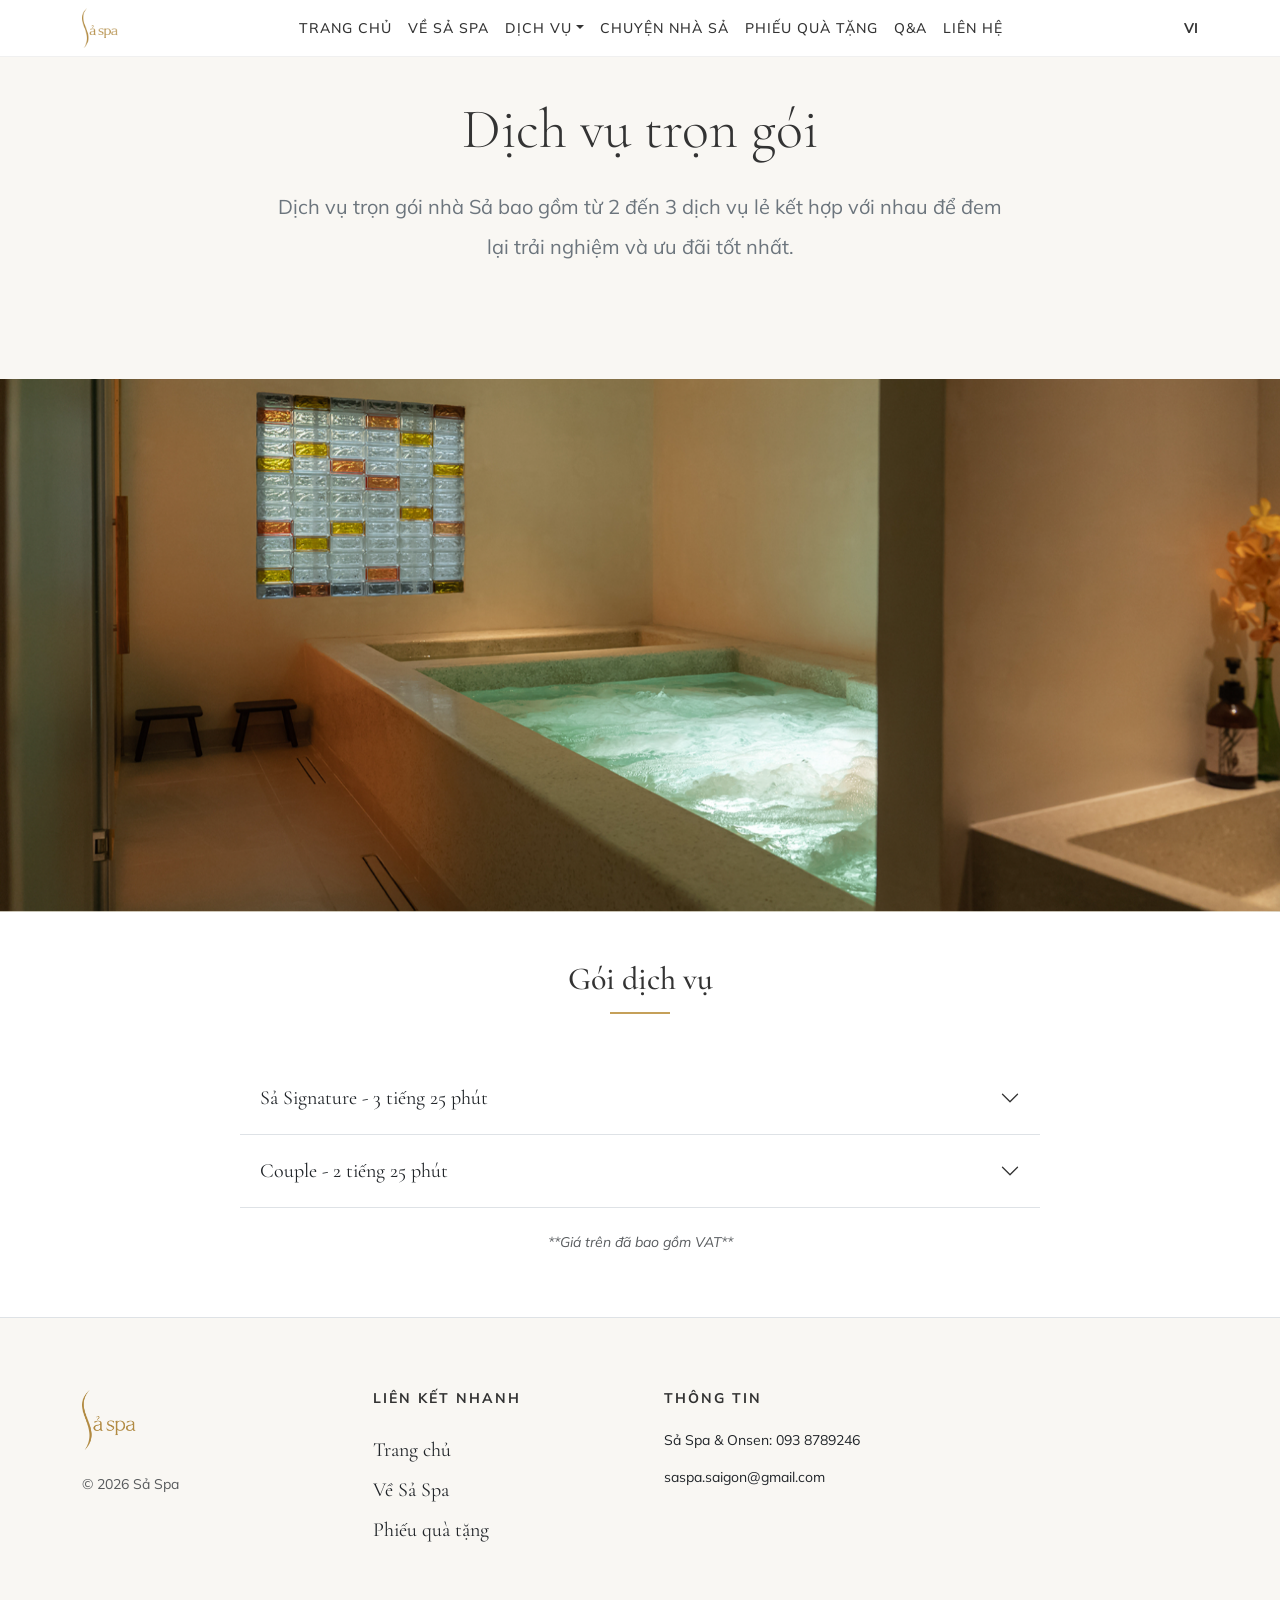
<file: dichvu/trongoi/home.html>
<!DOCTYPE html>
<html lang="vi">
<head>
    <meta charset="UTF-8">
    <meta name="viewport" content="width=device-width, initial-scale=1.0">
    <title>Sả Spa - Dịch vụ trọn gói</title>
    
    <link href="https://cdn.jsdelivr.net/npm/bootstrap@5.3.0/dist/css/bootstrap.min.css" rel="stylesheet">
    <link rel="preconnect" href="https://fonts.googleapis.com">
    <link rel="preconnect" href="https://fonts.gstatic.com" crossorigin>
    <link href="https://fonts.googleapis.com/css2?family=Cormorant+Garamond:ital,wght@0,400;0,500;0,600;1,400&family=Mulish:wght@300;400;600&display=swap" rel="stylesheet">
    <link rel="stylesheet" href="style.css">
</head>
<body>

    <nav class="navbar navbar-expand-lg navbar-light fixed-top">
        <div class="container">
            <div class="logo">
                <img src="../../img/logo-spa.png.webp" alt="Sả Spa">
            </div>
            <button class="navbar-toggler border-0" type="button" data-bs-toggle="collapse" data-bs-target="#navbarNav">
                <span class="navbar-toggler-icon"></span>
            </button>
            <div class="collapse navbar-collapse" id="navbarNav">
                <ul class="navbar-nav mx-auto nav-links">
                    <li class="nav-item"><a class="nav-link" href="../../index.html">TRANG CHỦ</a></li>
                    <li class="nav-item"><a class="nav-link" href="../../vesaspa/home1.html">VỀ SẢ SPA</a></li>
                    <li class="nav-item dropdown has-submenu">
                        <a class="nav-link dropdown-toggle" href="#" role="button" data-bs-toggle="dropdown">DỊCH VỤ</a>
                        <ul class="dropdown-menu border-0 shadow submenu">
                            <li><a class="dropdown-item" href="../kpbn/kpbn.html">KHU PHỤC HỒI BẰNG NHIỆT</a></li>
                            <li><a class="dropdown-item" href=" ">TRỌN GÓI</a></li>
                            <li><a class="dropdown-item" href="../../dichvu/fullbody/home.html">THƯ GIÃN TOÀN THÂN</a></li>
                            <li><a class="dropdown-item" href="#">CHĂM SÓC DA</a></li>
                            <li><a class="dropdown-item" href="#">CHĂM SÓC CƠ THỂ</a></li>
                            <li><a class="dropdown-item" href="#">CHĂM SÓC TÓC & DA ĐẦU</a></li>
                            <li><a class="dropdown-item" href="#">WAXING</a></li>
                            <li><a class="dropdown-item" href="#">DỊCH VỤ KHÁC</a></li>
                        </ul>
                    </li>
                    <li class="nav-item"><a class="nav-link" href="#">CHUYỆN NHÀ SẢ</a></li>
                    <li class="nav-item"><a class="nav-link" href="../voucher/home.html">PHIẾU QUÀ TẶNG</a></li>
                    <li class="nav-item"><a class="nav-link" href="#">Q&A</a></li>
                    <li class="nav-item"><a class="nav-link" href="#">LIÊN HỆ</a></li>
                </ul>
                <div class="language-picker">
                    <span>VI</span>
                    <i class="arrow-down"></i>
                </div>
            </div>
        </div>
    </nav>

    <main class="smooth-scroll-wrapper">
        <section class="intro-top py-5 text-center bg-cream">
            <div class="container py-5">
                <h1 class="main-heading serif-font display-4 mb-4">Dịch vụ trọn gói</h1>
                <div class="row justify-content-center">
                    <div class="col-lg-8">
                        <p class="text-secondary fs-5 lh-lg">Dịch vụ trọn gói nhà Sả bao gồm từ 2 đến 3 dịch vụ lẻ kết hợp với nhau để đem lại trải nghiệm và ưu đãi tốt nhất.</p>
                    </div>
                </div>
            </div>
        </section>

        <section class="space-image">
            <div class="container-fluid p-0">
                <img src="../../img/anhkpbn.png" alt="Không gian Sả Spa" class="img-fluid w-100">
            </div>
        </section>

        <section class="service-packages py-5">
            <div class="container">
                <h2 class="serif-font text-center mb-5 section-title-line">Gói dịch vụ</h2>

                <div class="accordion accordion-flush mx-auto" id="accordionExample" style="max-width: 800px;">
                    <div class="accordion-item border-bottom">
                        <h2 class="accordion-header" id="headingOne">
                            <button class="accordion-button collapsed serif-font fs-5 py-4 shadow-none" type="button" data-bs-toggle="collapse" data-bs-target="#collapseOne">
                                Sả Signature - 3 tiếng 25 phút
                            </button>
                        </h2>
                        <div id="collapseOne" class="accordion-collapse collapse" data-bs-parent="#accordionExample">
                            <div class="accordion-body text-secondary lh-lg">
                                <p>• Chăm sóc da thư giãn với mỹ phẩm hữu cơ 70 phút.</p>
                                <p>• Massage toàn thân kết hợp dầu, đá nóng và túi chườm 90 phút.</p>
                                <p>• Gội sấy 45 phút với sản phẩm hữu cơ Oway.</p>
                                <p class="price-text text-dark mt-3 fs-5">Giá: <strong>1.880.000đ</strong></p>
                            </div>
                        </div>
                    </div>

                    <div class="accordion-item border-bottom">
                        <h2 class="accordion-header" id="headingTwo">
                            <button class="accordion-button collapsed serif-font fs-5 py-4 shadow-none" type="button" data-bs-toggle="collapse" data-bs-target="#collapseTwo">
                                Couple - 2 tiếng 25 phút
                            </button>
                        </h2>
                        <div id="collapseTwo" class="accordion-collapse collapse" data-bs-parent="#accordionExample">
                            <div class="accordion-body text-secondary lh-lg">
                                <p>• Chăm sóc da thư giãn 70 phút với mỹ phẩm hữu cơ cho 2 người.</p>
                                <p>• Massage toàn thân với tinh dầu 75 phút cho 2 người.</p>
                                <p class="price-text text-dark mt-3 fs-5">Giá: <strong>2.680.000đ</strong></p>
                            </div>
                        </div>
                    </div>
                </div>
                <p class="vat-note text-center mt-4 text-muted small fst-italic">**Giá trên đã bao gồm VAT**</p>
            </div>
        </section>
    </main>

    <footer class="main-footer py-5 bg-cream border-top">
        <div class="container py-4">
            <div class="row g-5 text-start">
                <div class="col-lg-3">
                    <img src="../../img/logo-spa.png.webp" alt="Sả Spa Logo" class="mb-4" height="60">
                    <p class="small text-muted mb-0">© 2026 Sả Spa</p>
                </div>
                <div class="col-6 col-lg-3">
                    <h6 class="fw-bold mb-4 small letter-spacing-2">LIÊN KẾT NHANH</h6>
                    <ul class="list-unstyled lh-lg">
                        <li><a href="#" class="text-decoration-none text-dark serif-font fs-5">Trang chủ</a></li>
                        <li><a href="#" class="text-decoration-none text-dark serif-font fs-5">Về Sả Spa</a></li>
                        <li><a href="#" class="text-decoration-none text-dark serif-font fs-5">Phiếu quà tặng</a></li>
                    </ul>
                </div>
                <div class="col-6 col-lg-3">
                    <h6 class="fw-bold mb-4 small letter-spacing-2">THÔNG TIN</h6>
                    <p class="small text-dark">Sả Spa & Onsen: 093 8789246</p>
                    <p class="small text-dark">saspa.saigon@gmail.com</p>
                </div>
            </div>
        </div>
    </footer>

    <script src="https://cdn.jsdelivr.net/npm/bootstrap@5.3.0/dist/js/bootstrap.bundle.min.js"></script>
</body>
</html>
</file>
<file: style.css>
:root {
    --gold: #c5a059;
    --cream: #f6f1e3;
    --dark-overlay: rgba(0, 0, 0, 0.45);
}

body {
    font-family: 'Mulish', sans-serif;
    color: #333;
}

.serif-font {
    font-family: 'Cormorant Garamond', serif;
    font-weight: 400;
}

.bg-cream {
    background-color: var(--cream);
}

.text-gold {
    color: var(--gold);
}
.navbar {
  background-color: #fff;
  border-bottom: 1px solid #f0f0f0;
  z-index: 1030; 
}

.logo img {
  height: 40px;
}
.nav-links .nav-link {
  color: #333 !important;
  font-size: 14px;
  font-weight: 500;
  letter-spacing: 1px;
  transition: color 0.3s;
  padding: 0.5rem 1rem;
}

.nav-links .nav-link:hover {
  color: #c5a059 !important;
}


.submenu {
  min-width: 250px;
  border-radius: 0;
}

.submenu .dropdown-item {
  padding: 12px 20px;
  color: #555;
  font-size: 13px;
  white-space: normal;
}

.submenu .dropdown-item:hover {
  background: #fcfaf5;
  color: #c5a059;
}

.language-picker {
  display: flex;
  align-items: center;
  cursor: pointer;
  font-size: 14px;
  font-weight: bold;
}

.arrow-down {
  border: solid black;
  border-width: 0 2px 2px 0;
  padding: 3px;
  transform: rotate(45deg);
  margin-left: 5px;
}
.hero-section {
    min-height: 100vh;
}

.brightness-dark {
    filter: brightness(0.6); 
}

.hero-section {
    min-height: 100vh; 
}

.backdrop-blur {
    backdrop-filter: blur(8px);
    background-color: rgba(255, 255, 255, 0.1) !important;
}

.btn-gold {
    background-color: var(--gold);
    color: white;
    border: none;
    transition: all 0.3s;
}

.btn-gold:hover {
    background-color: #b08d4a;
    color: white;
    transform: translateY(-2px);
}

.btn-outline-light:hover {
    background-color: var(--gold);
    border-color: var(--gold);
}

.service-icon-box img {
    transition: transform 0.3s ease;
}

.service-icon-box:hover img {
    transform: scale(1.1);
}

.card-hover:hover .transition-img {
    transform: scale(1.05);
}

.transition-img {
    transition: transform 0.6s ease;
}

.object-fit-cover {
    object-fit: cover;
}

@media (max-width: 768px) {
    .display-3 {
        font-size: 2.5rem;
    }
    .hero-section {
        min-height: 80vh;
    }
    
}
@media (min-width: 992px) {
  .dropdown:hover .dropdown-menu {
    display: block;
    margin-top: 0;
  }
}
</file>
<file: vesaspa/style.css>
:root {
    --gold: #c5a059;
    --cream: #f9f7f3;
    --dark-gold: #d9b36a;
}

body {
    font-family: 'Mulish', sans-serif;
    color: #333;
    overflow-x: hidden;
}
.serif-font {
    font-family: 'Cormorant Garamond', serif;
}

.bg-cream {
    background-color: var(--cream);
}

.bg-gold-themed {
    background-color: var(--dark-gold);
}

.bg-image {
    position: fixed;
    top: 0;
    left: 0;
    width: 100%;
    height: 100%;
    object-fit: cover;
    z-index: -1;
}

.logo img {
  height: 40px;
}
.nav-links .nav-link {
  color: #333 !important;
  font-size: 14px;
  font-weight: 500;
  letter-spacing: 1px;
  transition: color 0.3s;
  padding: 0.5rem 1rem;
}

.nav-links .nav-link:hover {
  color: #c5a059 !important;
}

.navbar {
  background-color: #fff;
  border-bottom: 1px solid #f0f0f0;
  z-index: 1030; 
}

.submenu {
  min-width: 250px;
  border-radius: 0;
}

.submenu .dropdown-item {
  padding: 12px 20px;
  color: #555;
  font-size: 13px;
  white-space: normal;
}

.submenu .dropdown-item:hover {
  background: #fcfaf5;
  color: #c5a059;
}

.language-picker {
  display: flex;
  align-items: center;
  cursor: pointer;
  font-size: 14px;
  font-weight: bold;
}

.cta-section {
    width: 100%;
    display: flex !important;
    align-items: center;
    position: relative;
    clear: both; 
}

.bg-white-transparent {
    background-color: rgba(255, 255, 255, 0.92);
    backdrop-filter: blur(5px); 
}

.btn-gold {
    background-color: var(--gold);
    color: white !important;
    border: none;
    transition: 0.3s ease;
}

.btn-gold:hover {
    background-color: #b08d4a;
    color: white !important;
    transform: translateY(-2px);
}

.main-footer {
    width: 100%;
    background-color: #f9f7f3;
    position: relative;
    z-index: 10; /* Nằm trên lớp nền bg-image */
    border-top: 1px solid #e0e0e0;
}

.main-footer a {
    transition: color 0.3s ease;
}

.main-footer a:hover {
    color: var(--gold) !important;
}

/* Helper Classes */
.letter-spacing-2 {
    letter-spacing: 2px;
}

.object-fit-cover {
    object-fit: cover;
}

.transition-img {
    transition: transform 0.6s ease;
}

.card:hover .transition-img {
    transform: scale(1.05);
}

.language-picker {
    cursor: pointer;
    font-size: 14px;
}

@media (max-width: 768px) {
    .cta-section {
        min-height: 400px !important;
    }
    .cta-box {
        margin: 20px;
        padding: 30px !important;
    }
    
} 
@media (min-width: 992px) {
  .dropdown:hover .dropdown-menu {
    display: block;
    margin-top: 0;
  }
}
</file>
<file: dichvu/fullbody/style.css>
:root {
    --gold: #c5a059;
    --cream: #f9f7f3;
}

body {
    font-family: 'Mulish', sans-serif;
    color: #333;
}

.serif-font {
    font-family: 'Cormorant Garamond', serif;
}

.bg-cream {
    background-color: var(--cream);
}

.border-gold {
    border-color: var(--gold) !important;
}

.logo img {
  height: 40px;
}
.nav-links .nav-link {
  color: #333 !important;
  font-size: 14px;
  font-weight: 500;
  letter-spacing: 1px;
  transition: color 0.3s;
  padding: 0.5rem 1rem;
}
.navbar {
  background-color: #fff;
  border-bottom: 1px solid #f0f0f0;
  z-index: 1030; 
}
.nav-links .nav-link:hover {
  color: #c5a059 !important;
}

.submenu {
  min-width: 250px;
  border-radius: 0;
}

.submenu .dropdown-item {
  padding: 12px 20px;
  color: #555;
  font-size: 13px;
  white-space: normal;
}

.submenu .dropdown-item:hover {
  background: #fcfaf5;
  color: #c5a059;
}

.language-picker {
  display: flex;
  align-items: center;
  cursor: pointer;
  font-size: 14px;
  font-weight: bold;
}
.accordion-button:not(.collapsed) {
    color: var(--gold);
    background-color: transparent;
}

.accordion-button::after {
    background-image: url("data:image/svg+xml,%3csvg xmlns='http://www.w3.org/2000/svg' viewBox='0 0 16 16' fill='%23333'%3e%3cpath fill-rule='evenodd' d='M8 1a.5.5 0 0 1 .5.5v11.793l3.146-3.147a.5.5 0 0 1 .708.708l-4 4a.5.5 0 0 1-.708 0l-4-4a.5.5 0 0 1 .708-.708L7.5 13.293V1.5A.5.5 0 0 1 8 1z'/%3e%3c/svg%3e");
}

.section-title-line {
    position: relative;
    padding-bottom: 15px;
}

.section-title-line::after {
    content: "";
    position: absolute;
    bottom: 0;
    left: 50%;
    transform: translateX(-50%);
    width: 50px;
    height: 2px;
    background-color: var(--gold);
}

footer a:hover {
    color: var(--gold) !important;
}

.letter-spacing-2 {
    letter-spacing: 2px;
}
.text-gold {
    color: #d1ab6e !important; 
}

.serif-font {
    font-family: 'Cormorant Garamond', serif;
}

.text-justify {
    text-align: justify;
}

.method-item p {
    font-weight: 300;
    letter-spacing: 0.3px;
    color: #555 !important;
}

.display-4 {
    font-size: 3.5rem;
    font-weight: 400;
    color: #2c2c2c;
}

@media (max-width: 768px) {
    .display-4 {
        font-size: 2.5rem;
    }
}
@media (min-width: 992px) {
  .dropdown:hover .dropdown-menu {
    display: block;
    margin-top: 0;
  }
}
</file>
<file: dichvu/pqt/mode.css>
:root {
    --spa-color: #c4a47c; /* Màu vàng đồng của Lá Spa */
}

body {
    padding-top: 5px;
    background-color: #f8f9fa;
    font-family: 'Segoe UI', Tahoma, Geneva, Verdana, sans-serif;
    font-family: 'Mulish', sans-serif;
    color: #333;
}
@media (max-width: 991px) {
    body {
        padding-top: 70px;
    }
}

.serif-font {
    font-family: 'Cormorant Garamond', serif;
}

    .bg-cream {
    background-color: var(--cream);
    }

    .border-gold {
    border-color: var(--gold) !important;
    }

    .logo img {
    height: 40px;
    }
    .nav-links .nav-link {
    color: #333 !important;
    font-size: 14px;
    font-weight: 500;
    letter-spacing: 1px;
    transition: color 0.3s;
    padding: 0.5rem 1rem;
    }

    .nav-links .nav-link:hover {
    color: #c5a059 !important;
    }

    .submenu {
    min-width: 250px;
    border-radius: 0;
    }

    .submenu .dropdown-item {
    padding: 12px 20px;
    color: #555;
    font-size: 13px;
    white-space: normal;
    }

    .submenu .dropdown-item:hover {
    background: #fcfaf5;
    color: #c5a059;
    }

    .language-picker {
    display: flex;
    align-items: center;
    cursor: pointer;
    font-size: 14px;
    font-weight: bold;
    }

    .main-img-container {
    width: 100%;
    height: 450px;
    overflow: hidden;
    border-radius: 8px;
    background-color: #fff;
    }

    .main-img-container img {
    width: 100%;
    height: 100%;
    object-fit: cover;
    transition: 0.4s ease;
    }

    .thumb-item {
    cursor: pointer;
    border: 2px solid transparent;
    border-radius: 4px;
    transition: all 0.3s ease;
    height: 80px;
    width: 100%;
    object-fit: cover;
    opacity: 0.6;
    }

    .thumb-item:hover, .thumb-item.active {
    opacity: 1;
    border-color: var(--spa-color);
    transform: translateY(-2px);
    }

    .spa-content {
    padding-top: 20px;
    }

    .btn-spa {
    background-color: var(--spa-color);
    color: white;
    border: none;
    padding: 12px 25px;
    font-weight: 600;
    letter-spacing: 1px;
    transition: 0.3s;
    }

    .btn-spa:hover {
    background-color: #a38965;
    color: white;
    box-shadow: 0 4px 15px rgba(0,0,0,0.1);
    }
     @media (min-width: 992px) {
    .dropdown:hover .dropdown-menu {
    display: block;
    margin-top: 0;
    }
    }
</file>
<file: dichvu/trongoi/style.css>
/* Custom CSS */
:root {
    --gold: #c5a059;
    --cream: #f9f7f3;
}

body {
    font-family: 'Mulish', sans-serif;
    color: #333;
    overflow-x: hidden;
}

.serif-font {
    font-family: 'Cormorant Garamond', serif;
}

.bg-cream {
    background-color: var(--cream);
}

.logo img {
  height: 40px;
}
.nav-links .nav-link {
  color: #333 !important;
  font-size: 14px;
  font-weight: 500;
  letter-spacing: 1px;
  transition: color 0.3s;
  padding: 0.5rem 1rem;
}
.navbar {
  background-color: #fff;
  border-bottom: 1px solid #f0f0f0;
  z-index: 1030; 
}
.nav-links .nav-link:hover {
  color: #c5a059 !important;
}

.submenu {
  min-width: 250px;
  border-radius: 0;
}

.submenu .dropdown-item {
  padding: 12px 20px;
  color: #555;
  font-size: 13px;
  white-space: normal;
}

.submenu .dropdown-item:hover {
  background: #fcfaf5;
  color: #c5a059;
}

.language-picker {
  display: flex;
  align-items: center;
  cursor: pointer;
  font-size: 14px;
  font-weight: bold;
}
.accordion-button:not(.collapsed) {
    background-color: transparent !important;
    color: #c5a059 !important;
    box-shadow: none !important;
}

.accordion-button:focus {
    box-shadow: none !important;
}

.accordion-button::after {
    background-image: url("data:image/svg+xml,%3csvg xmlns='http://www.w3.org/2000/svg' viewBox='0 0 16 16' fill='%23333'%3e%3cpath fill-rule='evenodd' d='M1.646 4.646a.5.5 0 0 1 .708 0L8 10.293l5.646-5.647a.5.5 0 0 1 .708.708l-6 6a.5.5 0 0 1-.708 0l-6-6a.5.5 0 0 1 0-.708z'/%3e%3c/svg%3e") !important;
}

.accordion-button {
    border-radius: 0 !important;
}

.section-title-line {
    position: relative;
    padding-bottom: 15px;
}

.section-title-line::after {
    content: "";
    position: absolute;
    bottom: 0;
    left: 50%;
    transform: translateX(-50%);
    width: 60px;
    height: 2px;
    background-color: var(--gold);
}

.letter-spacing-2 {
    letter-spacing: 2px;
}

footer a:hover {
    color: var(--gold) !important;
}

.language-picker {
    cursor: pointer;
    font-size: 14px;
}
@media (min-width: 992px) {
  .dropdown:hover .dropdown-menu {
    display: block;
    margin-top: 0;
  }
}
</file>
